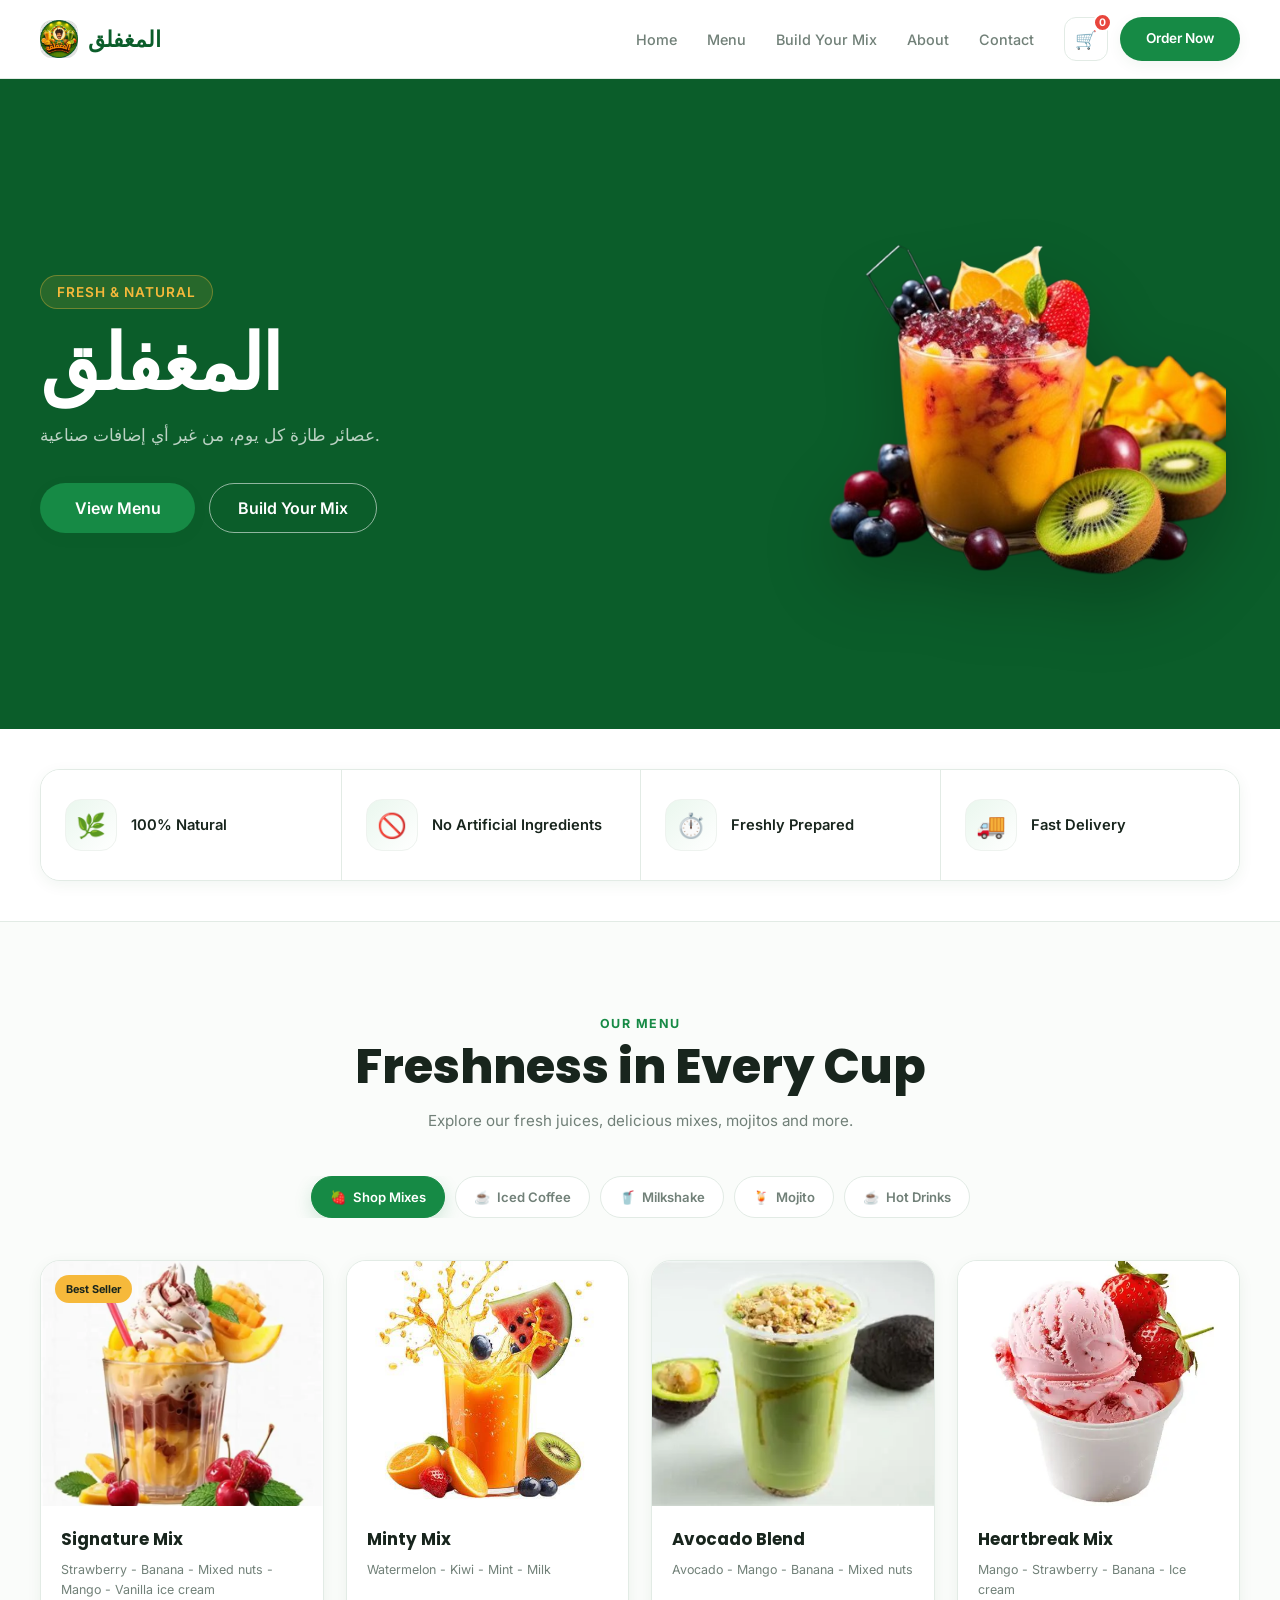
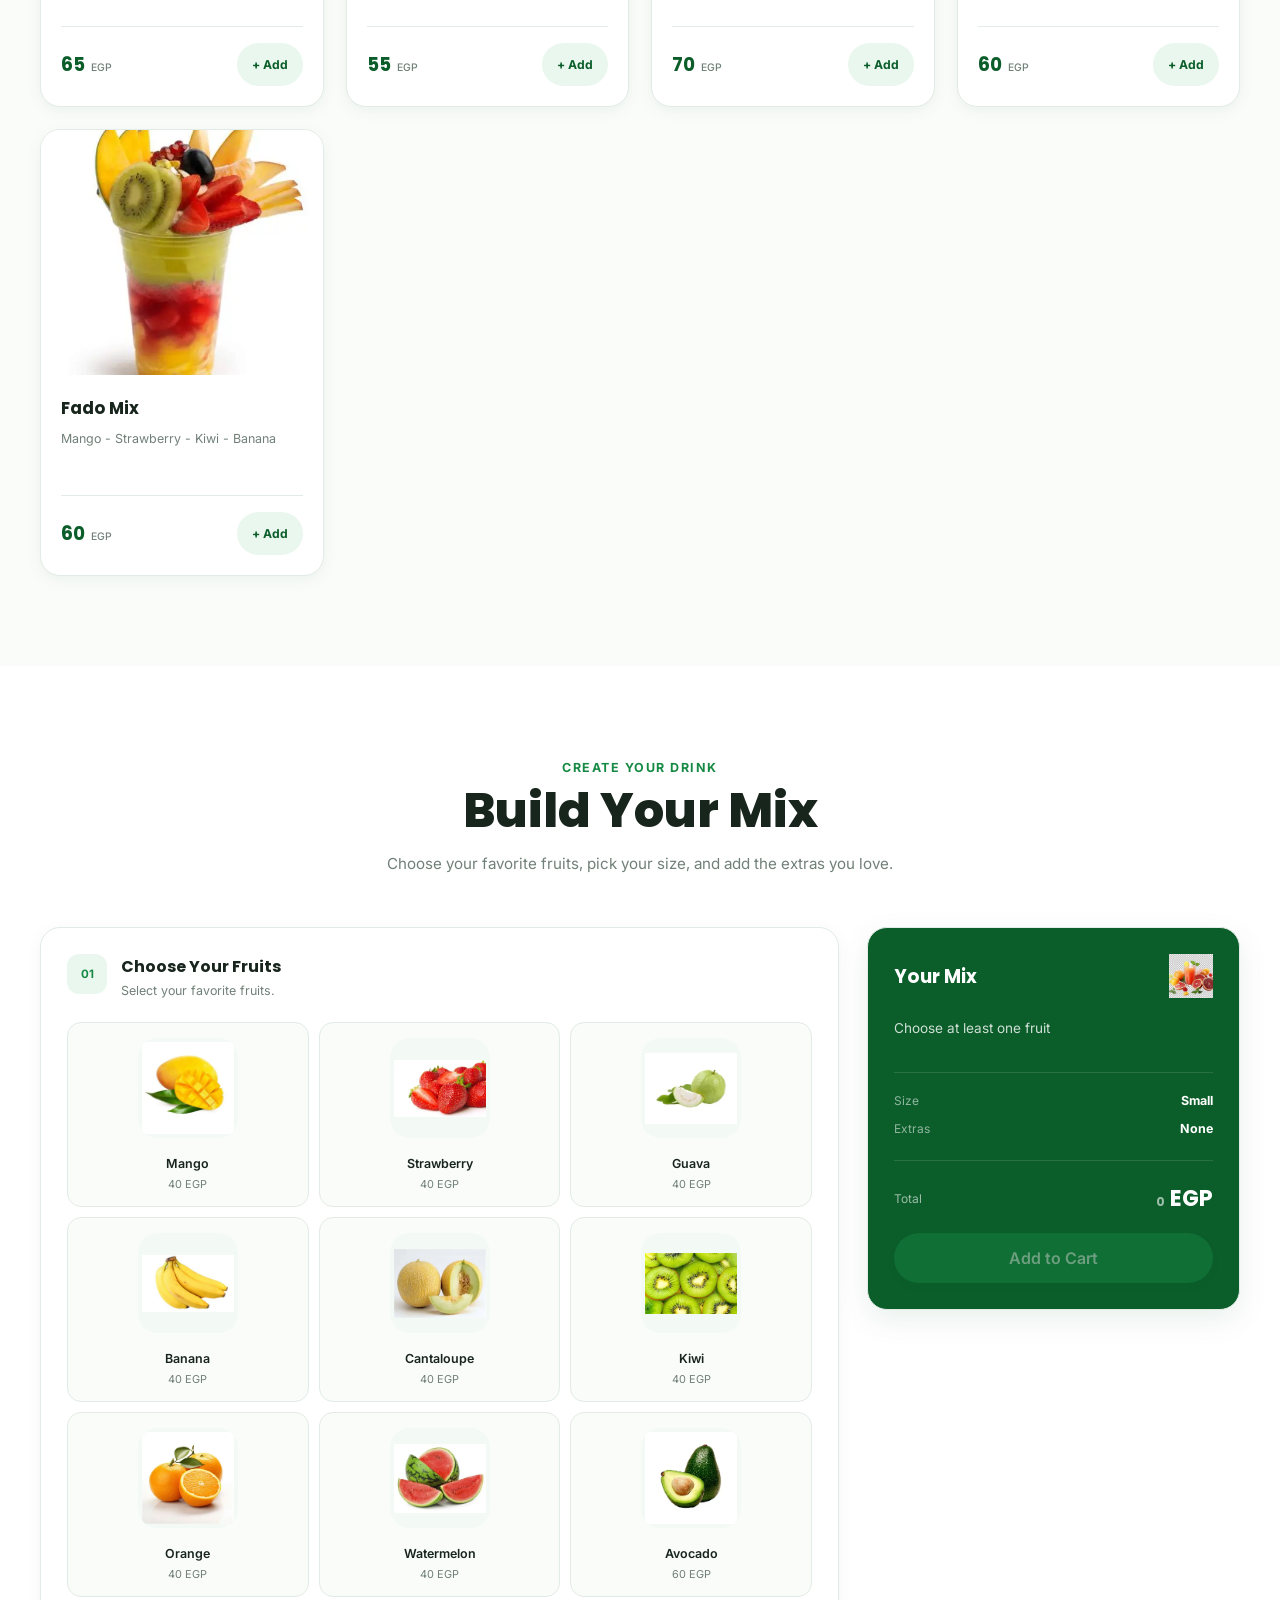
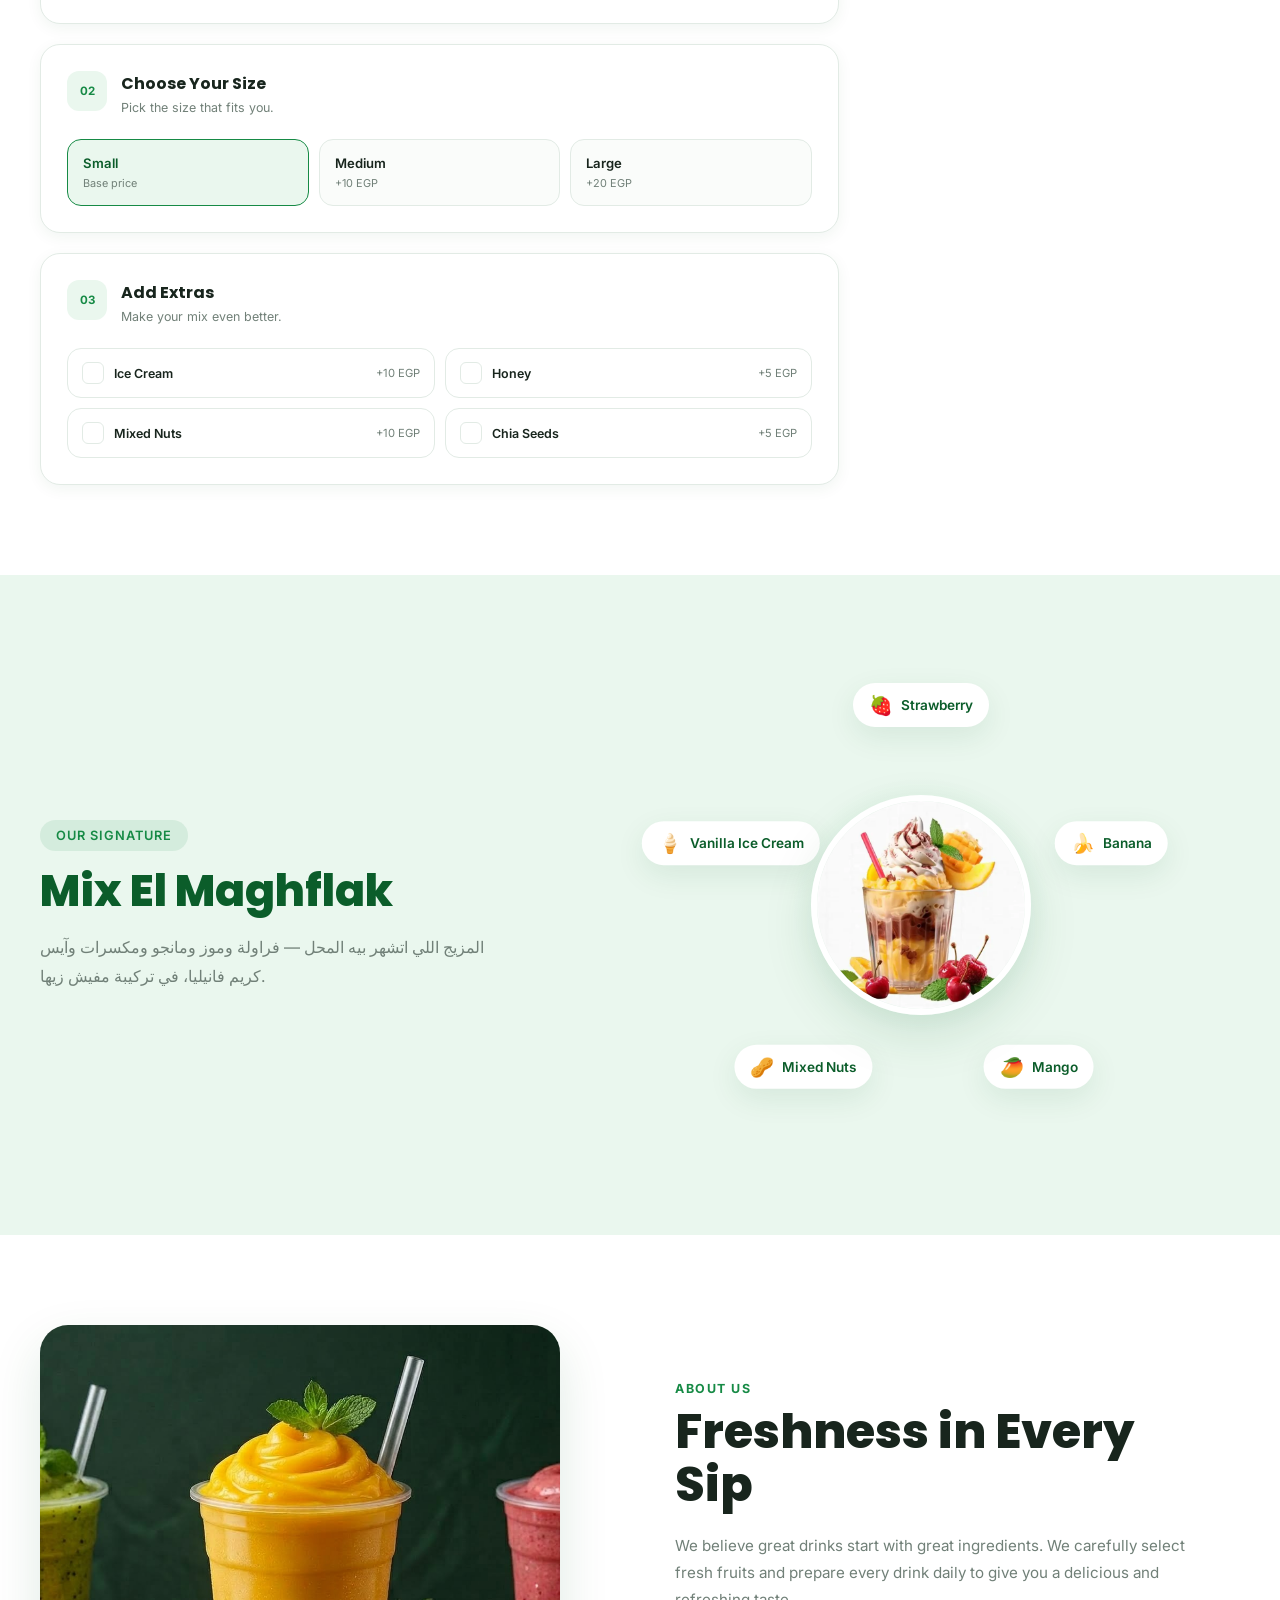
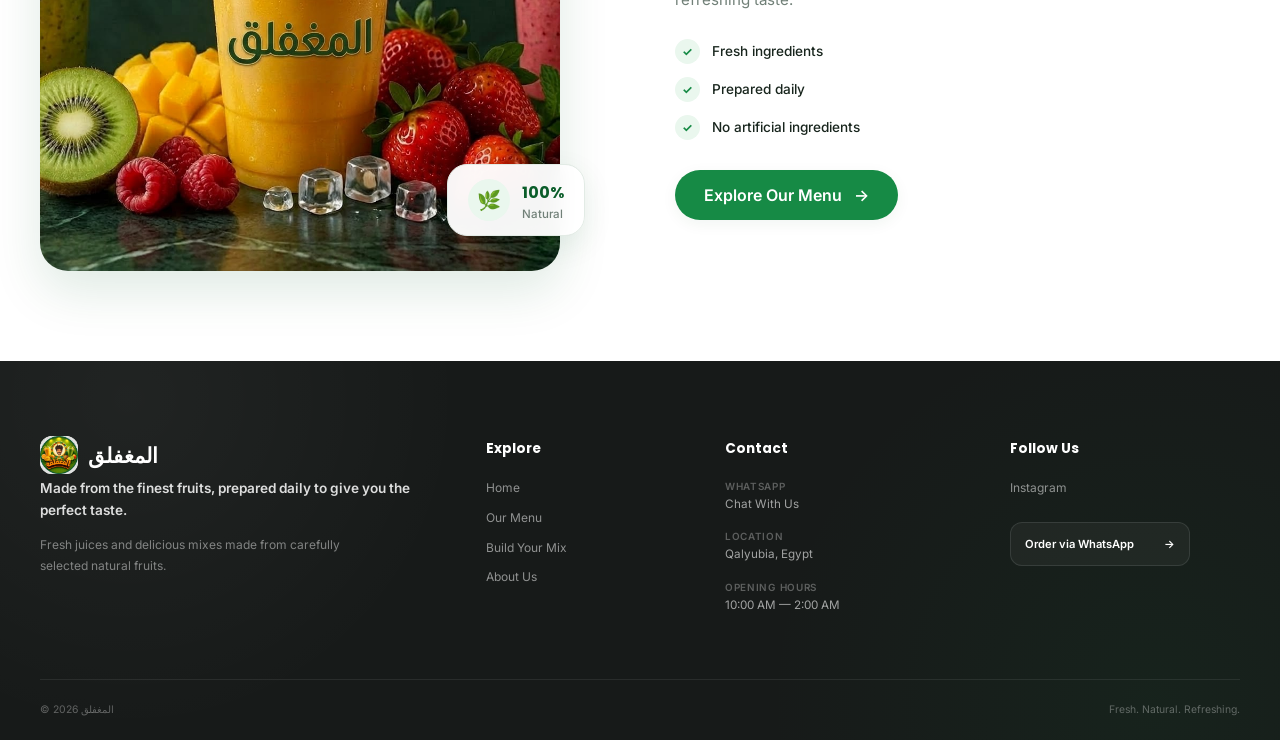
<file: index.html>
<!DOCTYPE html>
<html lang="en">

<head>
    <meta charset="UTF-8" />
    <meta name="viewport" content="width=device-width, initial-scale=1.0" />
    <title>Juice Mix Shop</title>

    <link rel="preconnect" href="https://fonts.googleapis.com">
    <link
        href="https://fonts.googleapis.com/css2?family=Poppins:wght@600;700;800&family=Inter:wght@400;500;600&display=swap"
        rel="stylesheet">

    <link rel="stylesheet" href="variables.css" />
    <link rel="stylesheet" href="style1.css" />
</head>

<body>

    <nav class="navbar" id="navbar"></nav>

    <section class="hero" id="hero"></section>
    <section class="features" id="features"></section>

    <section class="menu" id="menu"></section>


    <section class="mix-builder" id="build-your-mix"></section>
    <section class="signature-mix" id='signature-mix'></section>

    <section class="about" id="about"></section>

    <footer class="footer" id="footer"></footer>
    <!-- Cart Drawer: hidden until we build add-to-cart in the Menu section -->
    <aside class="cart-drawer" id="cartDrawer">
        <div class="cart-drawer__header">
            <h3>Your Order</h3>
            <button id="cartClose" aria-label="Close cart">✕</button>
        </div>
        <div class="cart-drawer__items" id="cartItems">
            <p class="cart-drawer__empty">Your cart is empty.</p>
        </div>
        <div class="cart-drawer__footer">
            <div class="cart-drawer__total">Total: <span id="cartTotal">0</span> EGP</div>
            <a class="cart-checkout" id="cartCheckout" href="#" target="_blank" rel="noopener">
                <span class="cart-checkout__icon">
                    <svg width="20" height="20" viewBox="0 0 24 24" fill="currentColor" aria-hidden="true">
                        <path
                            d="M12.04 2C6.58 2 2.13 6.45 2.13 11.91c0 1.75.46 3.44 1.32 4.94L2 22l5.29-1.39a9.9 9.9 0 0 0 4.75 1.21h.01c5.46 0 9.9-4.45 9.9-9.91C21.95 6.45 17.5 2 12.04 2zm0 18.13a8.2 8.2 0 0 1-4.19-1.15l-.3-.18-3.12.82.84-3.04-.2-.31a8.16 8.16 0 0 1-1.25-4.36c0-4.52 3.68-8.2 8.22-8.2 4.53 0 8.21 3.68 8.21 8.2 0 4.53-3.68 8.22-8.21 8.22zm4.5-6.16c-.25-.12-1.47-.72-1.7-.81-.23-.08-.39-.12-.56.13-.17.25-.64.81-.78.97-.14.17-.29.19-.53.06-.25-.12-1.05-.39-2-1.23-.74-.66-1.24-1.47-1.39-1.72-.14-.25-.02-.38.11-.51.11-.11.25-.29.37-.43.12-.14.16-.25.25-.41.08-.17.04-.31-.02-.43-.06-.12-.56-1.35-.77-1.85-.2-.48-.4-.42-.56-.42h-.48c-.17 0-.43.06-.66.31-.23.25-.86.85-.86 2.07 0 1.22.89 2.4 1.01 2.56.12.17 1.75 2.67 4.23 3.74.59.26 1.13.16 1.55.1.47-.07 1.47-.6 1.68-1.18.21-.58.21-1.08.14-1.18-.06-.1-.23-.16-.48-.28z" />
                    </svg>
                </span>

                <span>
                    Order via WhatsApp
                </span>

                <span class="cart-checkout__arrow">
                    →
                </span>
            </a>
        </div>
    </aside>

    <script src="config.js"></script>
    <script src="main.js"></script>
</body>

</html>
</file>
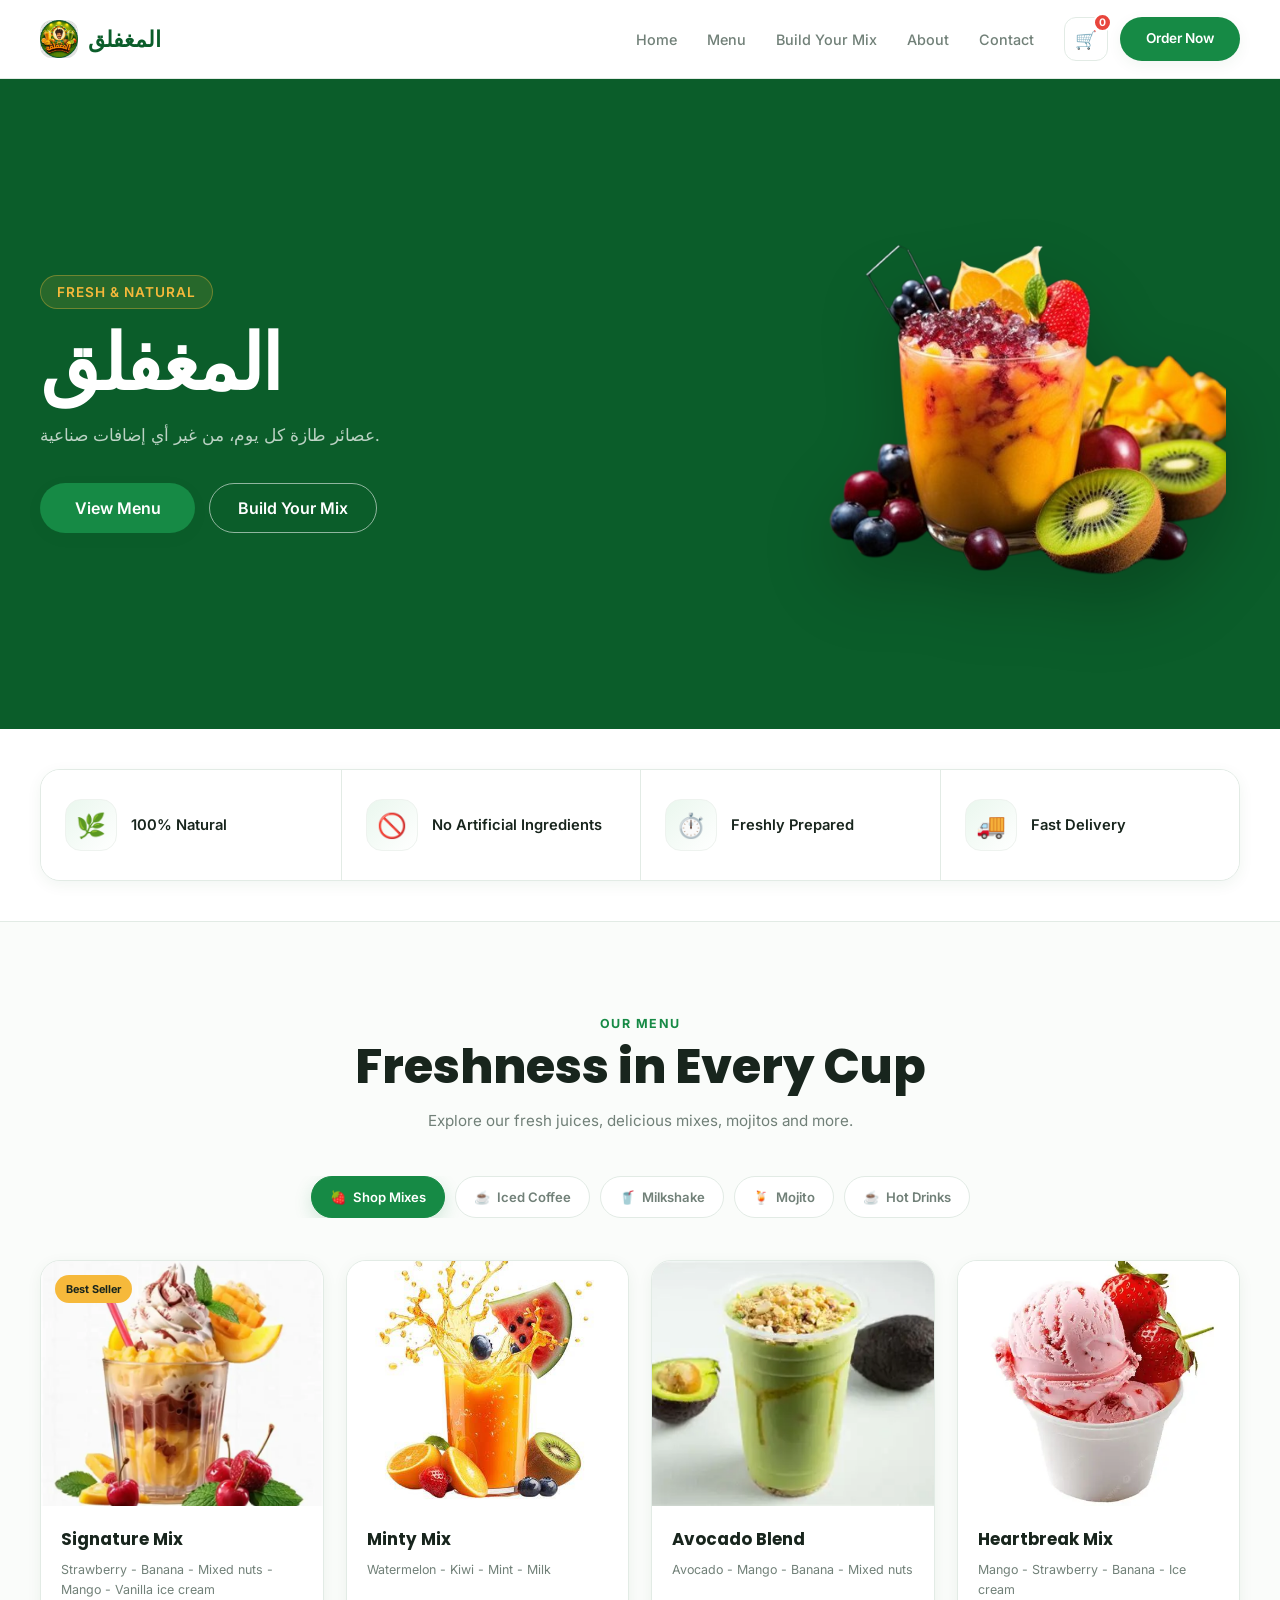
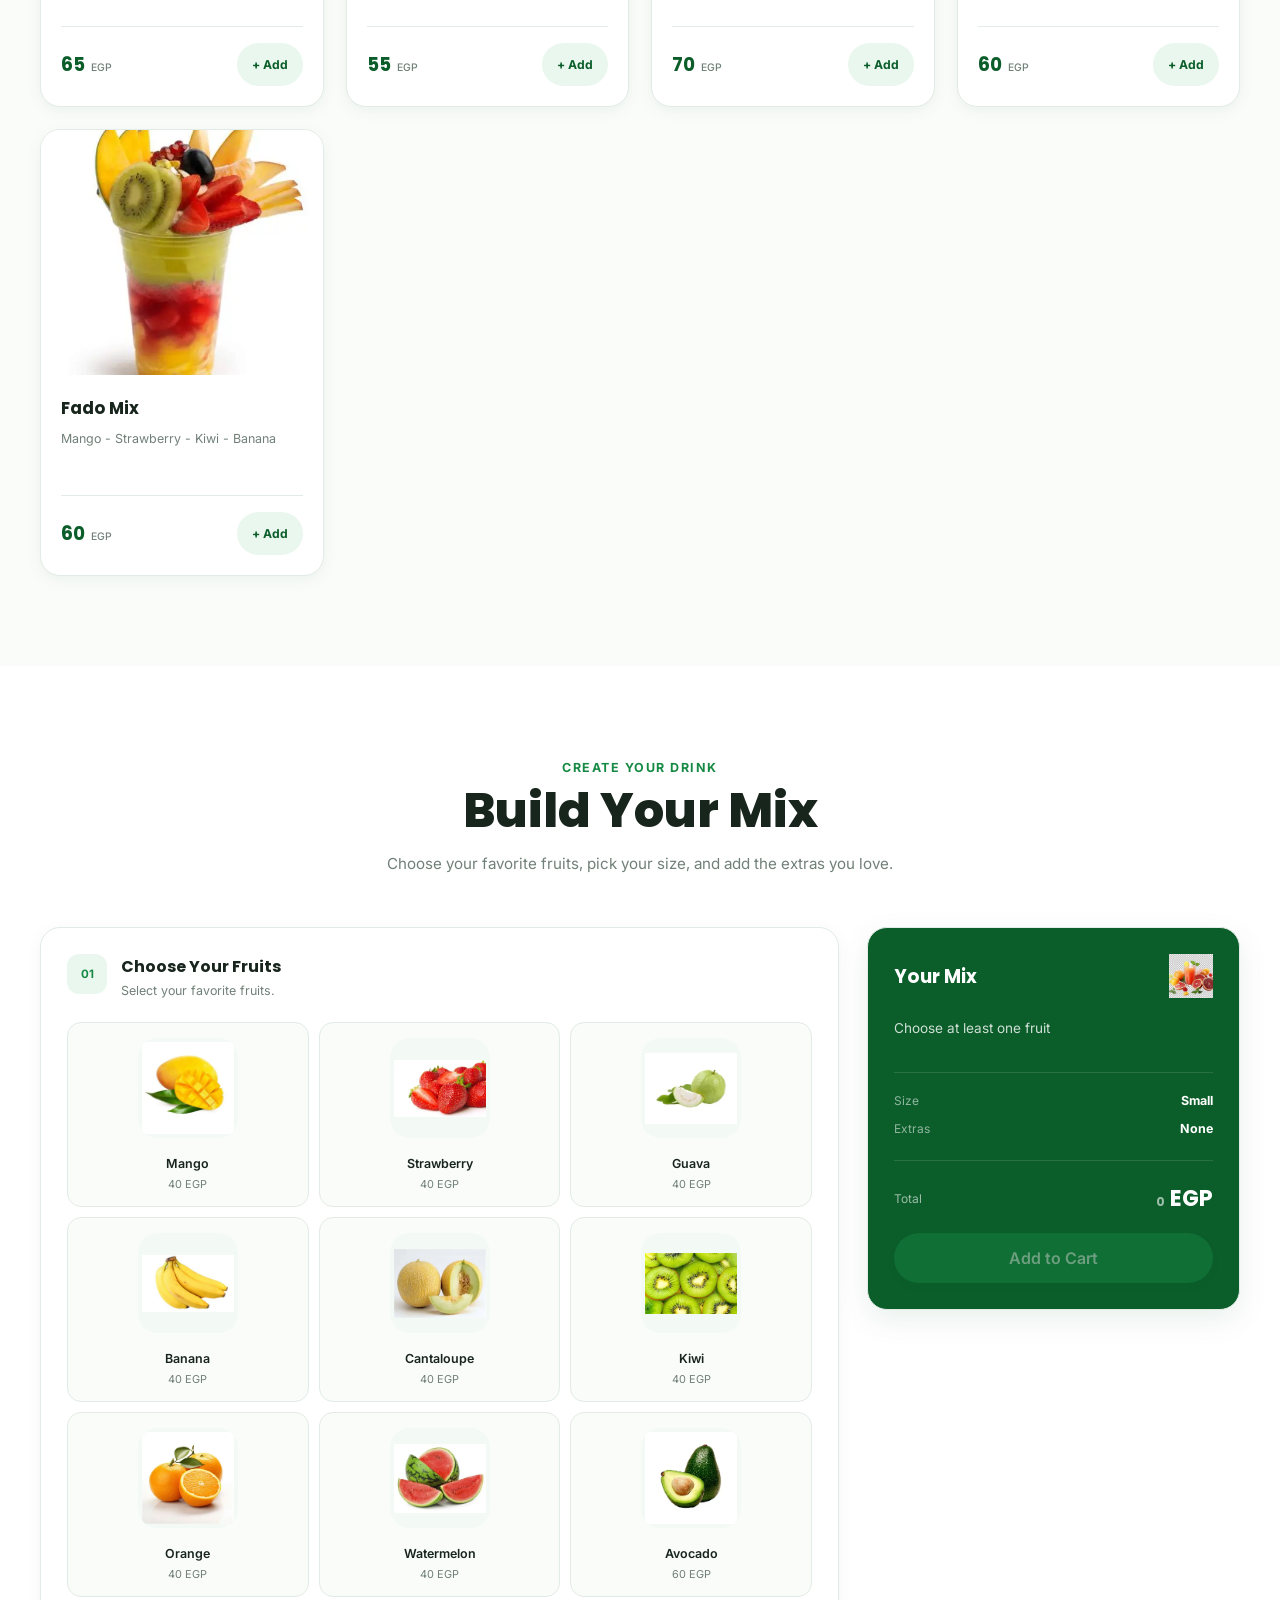
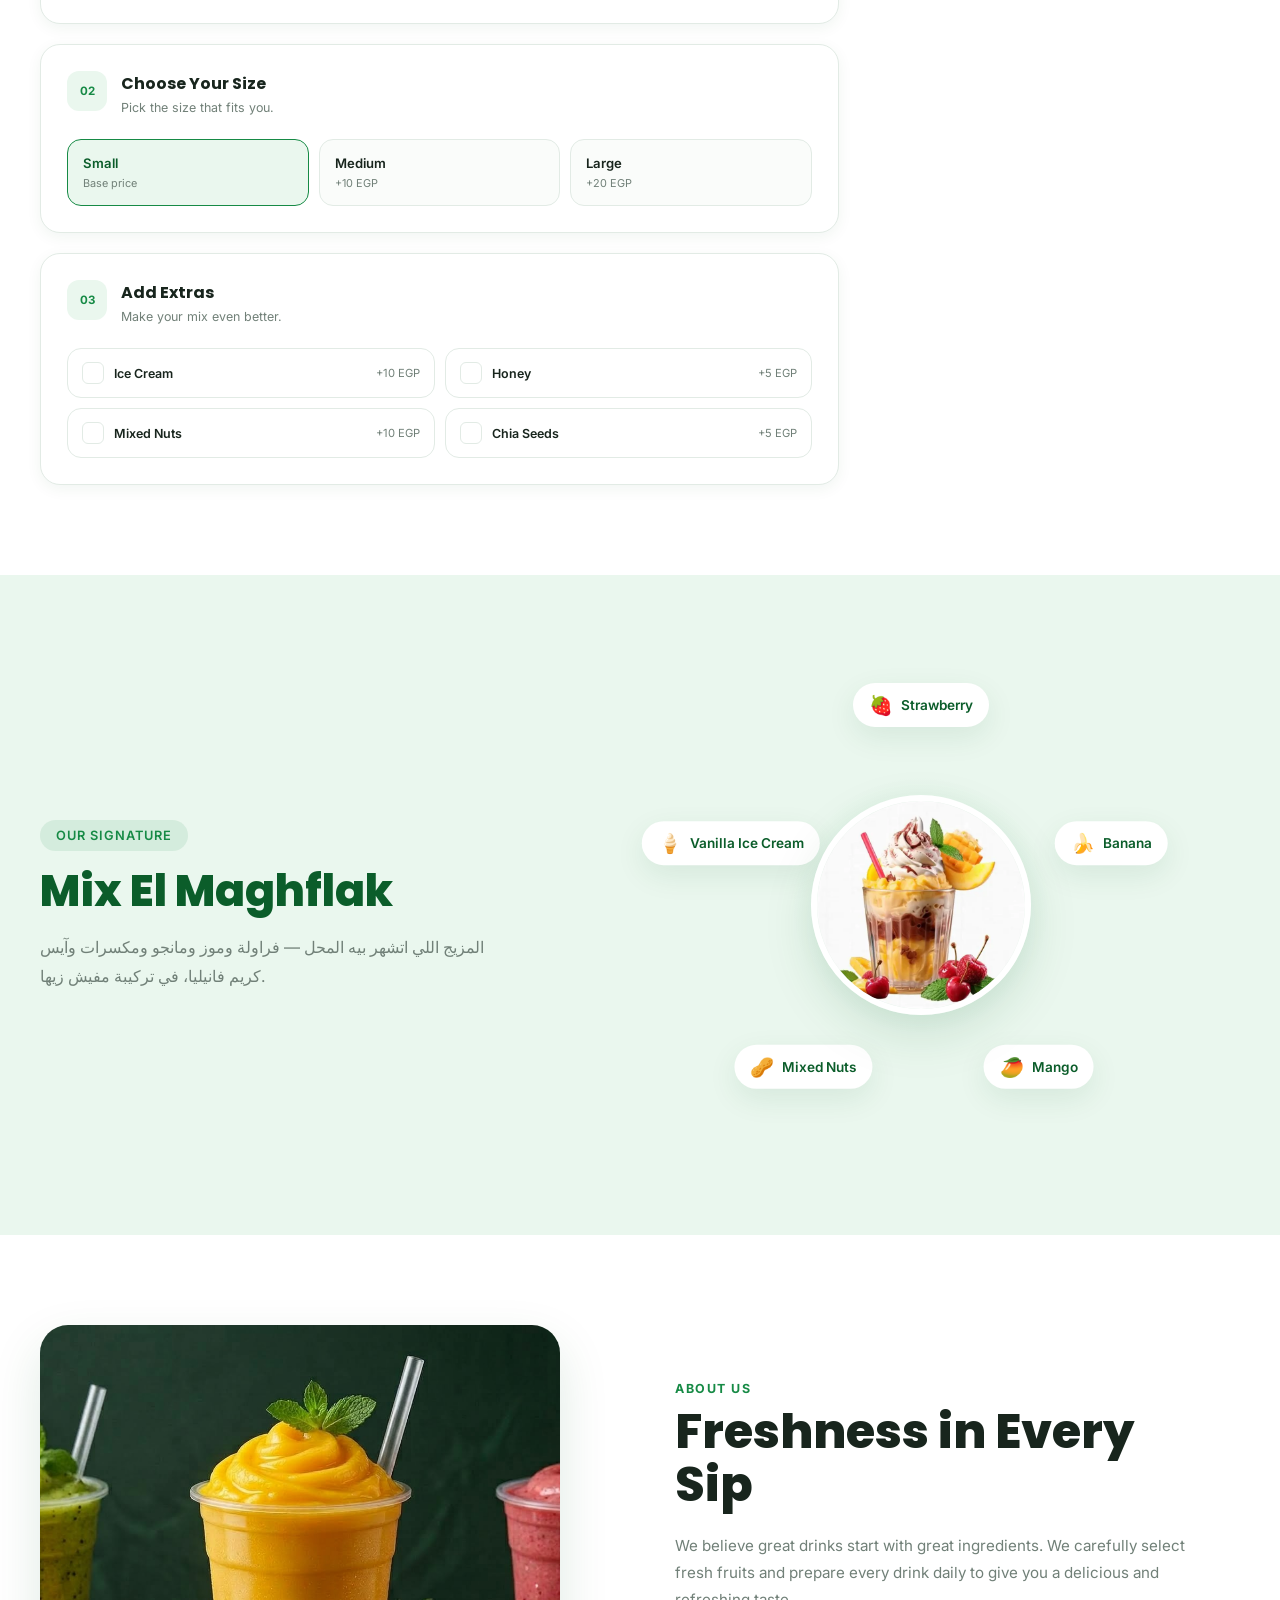
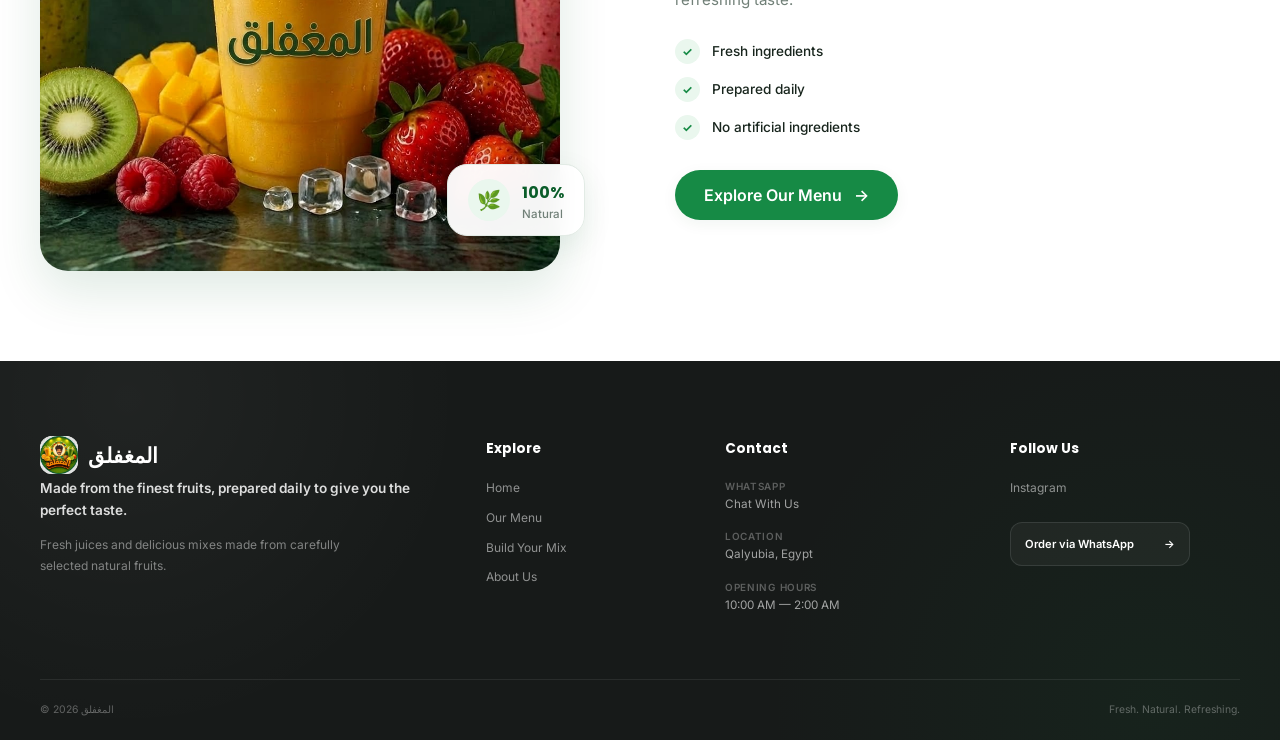
<file: index1.html>
<!DOCTYPE html>
<html lang="en">

<head>
    <meta charset="UTF-8" />
    <meta name="viewport" content="width=device-width, initial-scale=1.0" />
    <title>Juice Mix Shop</title>

    <link rel="preconnect" href="https://fonts.googleapis.com">
    <link
        href="https://fonts.googleapis.com/css2?family=Poppins:wght@600;700;800&family=Inter:wght@400;500;600&display=swap"
        rel="stylesheet">

    <link rel="stylesheet" href="variables.css" />
    <link rel="stylesheet" href="style1.css" />
</head>

<body>

    <nav class="navbar" id="navbar"></nav>

    <section class="hero" id="hero"></section>
    <section class="features" id="features"></section>

    <section class="menu" id="menu"></section>


    <section class="mix-builder" id="build-your-mix"></section>
    <section class="signature-mix" id='signature-mix'></section>

    <section class="about" id="about"></section>

    <footer class="footer" id="footer"></footer>
    <!-- Cart Drawer: hidden until we build add-to-cart in the Menu section -->
    <aside class="cart-drawer" id="cartDrawer">
        <div class="cart-drawer__header">
            <h3>Your Order</h3>
            <button id="cartClose" aria-label="Close cart">✕</button>
        </div>
        <div class="cart-drawer__items" id="cartItems">
            <p class="cart-drawer__empty">Your cart is empty.</p>
        </div>
        <div class="cart-drawer__footer">
            <div class="cart-drawer__total">Total: <span id="cartTotal">0</span> EGP</div>
            <a class="cart-checkout" id="cartCheckout" href="#" target="_blank" rel="noopener">
                <span class="cart-checkout__icon">
                    <svg width="20" height="20" viewBox="0 0 24 24" fill="currentColor" aria-hidden="true">
                        <path
                            d="M12.04 2C6.58 2 2.13 6.45 2.13 11.91c0 1.75.46 3.44 1.32 4.94L2 22l5.29-1.39a9.9 9.9 0 0 0 4.75 1.21h.01c5.46 0 9.9-4.45 9.9-9.91C21.95 6.45 17.5 2 12.04 2zm0 18.13a8.2 8.2 0 0 1-4.19-1.15l-.3-.18-3.12.82.84-3.04-.2-.31a8.16 8.16 0 0 1-1.25-4.36c0-4.52 3.68-8.2 8.22-8.2 4.53 0 8.21 3.68 8.21 8.2 0 4.53-3.68 8.22-8.21 8.22zm4.5-6.16c-.25-.12-1.47-.72-1.7-.81-.23-.08-.39-.12-.56.13-.17.25-.64.81-.78.97-.14.17-.29.19-.53.06-.25-.12-1.05-.39-2-1.23-.74-.66-1.24-1.47-1.39-1.72-.14-.25-.02-.38.11-.51.11-.11.25-.29.37-.43.12-.14.16-.25.25-.41.08-.17.04-.31-.02-.43-.06-.12-.56-1.35-.77-1.85-.2-.48-.4-.42-.56-.42h-.48c-.17 0-.43.06-.66.31-.23.25-.86.85-.86 2.07 0 1.22.89 2.4 1.01 2.56.12.17 1.75 2.67 4.23 3.74.59.26 1.13.16 1.55.1.47-.07 1.47-.6 1.68-1.18.21-.58.21-1.08.14-1.18-.06-.1-.23-.16-.48-.28z" />
                    </svg>
                </span>

                <span>
                    Order via WhatsApp
                </span>

                <span class="cart-checkout__arrow">
                    →
                </span>
            </a>
        </div>
    </aside>

    <script src="config.js"></script>
    <script src="main.js"></script>
</body>

</html>
</file>
<file: variables.css>
/* =========================================================
   AL MAGHFLAK — DESIGN VARIABLES
   Green & White Juice Bar Theme
   ========================================================= */

:root {

    /* =========================
       BRAND COLORS
       ========================= */

    --color-primary: #168A45;
    --color-primary-dark: #0B5D2A;

    /* Light green used for backgrounds */
    --color-green-light: #EAF7EE;
    --color-green-soft: #F3FAF5;

    /* Fruit accents */
    --color-mango: #F6B93B;
    --color-strawberry: #E8453C;


    /* =========================
       BACKGROUNDS
       ========================= */

    --color-bg: #FAFCFA;
    --color-bg-white: #FFFFFF;

    --color-card: #FFFFFF;

    --color-footer: #0B5D2A;


    /* =========================
       TEXT
       ========================= */

    --color-text: #18251D;
    --color-text-dark: #0B5D2A;

    --color-text-muted: #718078;

    --color-text-light: #FFFFFF;


    /* =========================
       BORDERS
       ========================= */

    --color-border: #E2EBE5;

    --color-border-light: #EEF3EF;


    /* =========================
       TYPOGRAPHY
       ========================= */

    --font-heading: "Poppins", sans-serif;
    --font-body: "Inter", sans-serif;


    /* =========================
       FONT SIZES
       ========================= */

    --fs-xs: 0.75rem;
    --fs-sm: 0.875rem;
    --fs-md: 1rem;
    --fs-lg: 1.125rem;

    --fs-xl: 1.5rem;
    --fs-2xl: 2rem;
    --fs-3xl: 2.75rem;
    --fs-4xl: 3.5rem;

    --fs-hero: clamp(3rem, 7vw, 6.5rem);


    /* =========================
       FONT WEIGHTS
       ========================= */

    --fw-regular: 400;
    --fw-medium: 500;
    --fw-semibold: 600;
    --fw-bold: 700;
    --fw-extrabold: 800;


    /* =========================
       SPACING
       ========================= */

    --space-xs: 0.5rem;
    --space-sm: 0.75rem;
    --space-md: 1rem;
    --space-lg: 1.5rem;
    --space-xl: 2rem;
    --space-2xl: 3rem;
    --space-3xl: 4rem;

    --section-padding: 90px;


    /* =========================
       BORDER RADIUS
       ========================= */

    --radius-sm: 8px;
    --radius-md: 14px;
    --radius-lg: 20px;
    --radius-xl: 28px;

    --radius-pill: 999px;


    /* =========================
       SHADOWS
       ========================= */

    --shadow-sm:
        0 4px 15px rgba(11, 93, 42, 0.06);

    --shadow-md:
        0 10px 30px rgba(11, 93, 42, 0.09);

    --shadow-lg:
        0 20px 50px rgba(11, 93, 42, 0.13);


    /* =========================
       TRANSITIONS
       ========================= */

    --transition-fast: 180ms ease;

    --transition-normal:
        300ms cubic-bezier(0.4, 0, 0.2, 1);

    --transition-slow:
        500ms cubic-bezier(0.4, 0, 0.2, 1);


    /* =========================
       CONTAINER
       ========================= */

    --container-width: 1200px;

    --container-padding: 24px;
}


/* =========================================================
   RESPONSIVE VARIABLES
   ========================================================= */

@media (max-width: 768px) {

    :root {
        --section-padding: 65px;
        --container-padding: 16px;
    }

}
</file>
<file: style1.css>
/* =========================================================
   JUICE MIX SHOP
   NAVBAR + HERO
   ========================================================= */


/* =========================================================
   1. RESET
   ========================================================= */

* {
    margin: 0;
    padding: 0;
    box-sizing: border-box;
}

html {
    scroll-behavior: smooth;
}

body {
    font-family: var(--font-body);
    background: var(--color-bg);
    color: var(--color-text);
    overflow-x: hidden;
}

a {
    color: inherit;
    text-decoration: none;
}

button {
    font: inherit;
}

img {
    max-width: 100%;
    display: block;
}


/* =========================================================
   2. CONTAINER
   ========================================================= */

.container {
    width: min(100% - 48px, var(--container-width));
    margin-inline: auto;
}


/*-----------------------------------*\
  #BUTTONS (Base — used everywhere)
\*-----------------------------------*/

.btn {
    display: inline-flex;
    align-items: center;
    justify-content: center;
    gap: 8px;

    padding: 14px 28px;

    border-radius: var(--radius-pill);
    border: 1.5px solid transparent;

    font-family: var(--font-body);
    font-size: var(--fs-md);
    font-weight: var(--fw-semibold);

    text-decoration: none;
    cursor: pointer;
    white-space: nowrap;

    transition: var(--transition-normal);
}

/* ---------- Primary ---------- */

.btn--primary {
    background: var(--color-primary);
    color: var(--color-text-light);
    box-shadow: var(--shadow-sm);
}

.btn--primary:hover {
    background: var(--color-primary-dark);
    transform: translateY(-2px);
    box-shadow: var(--shadow-md);
}

/* ---------- Outline (default, outside hero) ---------- */

.btn--outline {
    background: transparent;
    border-color: var(--color-primary);
    color: var(--color-primary);
}

.btn--outline:hover {
    background: var(--color-primary);
    color: var(--color-text-light);
}


/*-----------------------------------*\
  #NAVBAR
\*-----------------------------------*/

.navbar {
    position: sticky;
    top: 0;
    z-index: 1000;

    width: 100%;

    background: rgba(255, 255, 255, 0.92);
    border-bottom: 1px solid var(--color-border);

    backdrop-filter: blur(14px);
    -webkit-backdrop-filter: blur(14px);

    animation: navbarIn 600ms ease both;
}

.navbar__inner {
    width: min(var(--container-width),
            calc(100% - (var(--container-padding) * 2)));

    min-height: 78px;

    margin-inline: auto;

    display: flex;
    align-items: center;
    justify-content: space-between;

    gap: 30px;
}


/*-----------------------------------*\
  #LOGO
\*-----------------------------------*/

.navbar__logo {
    display: inline-flex;
    align-items: center;

    gap: 10px;

    color: var(--color-primary-dark);

    font-family: var(--font-heading);
    font-size: 1.35rem;
    font-weight: var(--fw-extrabold);

    text-decoration: none;

    white-space: nowrap;
}

.navbar__logo-icon {
    width: 38px;
    height: 38px;

    display: grid;
    place-items: center;

    border-radius: 12px;

    background: var(--color-green-light);

    font-size: 1.2rem;

    transition: transform var(--transition-normal);
}

.navbar__logo:hover .navbar__logo-icon {
    transform: rotate(-8deg) scale(1.05);
}

.navbar__logo-icon img.navbar__logo-img {
    width: 100%;
    height: 100%;
    object-fit: contain;
    border-radius: inherit;
}

/*-----------------------------------*\
  #NAV LINKS
\*-----------------------------------*/

.navbar__links {
    display: flex;
    align-items: center;

    gap: 30px;

    margin-left: auto;
}

.navbar__links a {
    position: relative;

    padding-block: 8px;

    color: var(--color-text-muted);

    font-size: 0.9rem;
    font-weight: var(--fw-medium);

    text-decoration: none;

    transition:
        color var(--transition-fast);
}

.navbar__links a::after {
    content: "";

    position: absolute;

    left: 50%;
    bottom: 0;

    width: 0;
    height: 2px;

    border-radius: var(--radius-pill);

    background: var(--color-primary);

    transform: translateX(-50%);

    transition: width var(--transition-normal);
}

.navbar__links a:hover {
    color: var(--color-primary);
}

.navbar__links a:hover::after {
    width: 100%;
}


/*-----------------------------------*\
  #NAV ACTIONS
\*-----------------------------------*/

.navbar__actions {
    display: flex;
    align-items: center;

    gap: 12px;
}


/*-----------------------------------*\
  #CART BUTTON
\*-----------------------------------*/

.cart-btn {
    position: relative;

    width: 44px;
    height: 44px;

    display: grid;
    place-items: center;

    border: 1px solid var(--color-border);
    border-radius: 12px;

    background: var(--color-bg-white);

    color: var(--color-text);

    font-size: 1.1rem;

    cursor: pointer;

    transition:
        border-color var(--transition-fast),
        background var(--transition-fast),
        color var(--transition-fast),
        transform var(--transition-fast);
}

.cart-btn:hover {
    border-color: var(--color-primary);

    background: var(--color-green-light);

    color: var(--color-primary);

    transform: translateY(-2px);
}

.cart-btn__count {
    position: absolute;

    top: -5px;
    right: -5px;

    min-width: 19px;
    height: 19px;

    display: grid;
    place-items: center;

    padding-inline: 4px;

    border: 2px solid var(--color-bg-white);
    border-radius: 50%;

    background: var(--color-strawberry);

    color: var(--color-text-light);

    font-size: 0.65rem;
    font-weight: var(--fw-bold);
}


/*-----------------------------------*\
  #NAV ORDER BUTTON
\*-----------------------------------*/

.navbar .btn--primary {
    min-height: 44px;
    min-width: 120px;

    display: inline-flex;
    align-items: center;
    justify-content: center;

    padding: 0 20px;

    border-radius: var(--radius-pill);

    background: var(--color-primary);
    color: var(--color-text-light);

    font-size: 0.85rem;
    font-weight: var(--fw-semibold);
    line-height: 1;

    text-decoration: none;

    transition:
        background var(--transition-fast),
        transform var(--transition-fast),
        box-shadow var(--transition-fast);
}

.navbar .btn--primary:hover {
    background: var(--color-primary-dark);
    transform: translateY(-2px);
    box-shadow: var(--shadow-md);
}

/*-----------------------------------*\
  #MOBILE TOGGLE
\*-----------------------------------*/

.navbar__toggle {
    display: none;

    width: 44px;
    height: 44px;

    border: 1px solid var(--color-border);
    border-radius: 12px;

    background: var(--color-bg-white);

    color: var(--color-text);

    cursor: pointer;

    font-size: 1.2rem;
}


/*-----------------------------------*\
  #NAVBAR ANIMATION
\*-----------------------------------*/

@keyframes navbarIn {

    from {
        opacity: 0;
        transform: translateY(-15px);
    }

    to {
        opacity: 1;
        transform: translateY(0);
    }
}

/*-----------------------------------*\
  #NAVBAR RESPONSIVE
\*-----------------------------------*/

@media (max-width: 900px) {

    .navbar__inner {
        min-height: 70px;
    }

    .navbar__links {
        gap: 18px;
    }

    .navbar__links a {
        font-size: 0.82rem;
    }

    .navbar__actions .btn--primary {
        padding-inline: 16px;
    }
}


@media (max-width: 760px) {

    .navbar__inner {
        position: relative;
    }

    .navbar__toggle {
        display: grid;
        place-items: center;
    }

    .navbar__links {
        position: absolute;

        top: calc(100% + 10px);
        left: 0;
        right: 0;

        display: none;
        flex-direction: column;

        gap: 4px;

        padding: 12px;

        border: 1px solid var(--color-border);
        border-radius: var(--radius-lg);

        background: var(--color-bg-white);

        box-shadow: var(--shadow-md);
    }

    .navbar__links.active {
        display: flex;
    }

    .navbar__links a {
        width: 100%;

        padding: 12px 14px;

        border-radius: 10px;
    }

    .navbar__links a:hover {
        background: var(--color-green-light);
    }

    .navbar__links a::after {
        display: none;
    }

    .navbar__actions {
        margin-left: auto;
    }

    .navbar__actions .btn--primary {
        display: none;
    }
}


@media (max-width: 450px) {

    .navbar__logo {
        font-size: 1.1rem;
    }

    .navbar__logo-icon {
        width: 34px;
        height: 34px;
    }

    .navbar__actions {
        gap: 6px;
    }

    .cart-btn,
    .navbar__toggle {
        width: 40px;
        height: 40px;
    }
}

/*-----------------------------------*\
  #HERO
\*-----------------------------------*/

.hero {
    position: relative;
    overflow: hidden;

    color: var(--color-text-light);

    transition: background-color 900ms cubic-bezier(0.4, 0, 0.2, 1);
}

.hero__container {
    position: relative;
    z-index: 2;

    width: min(1200px, calc(100% - 48px));
    min-height: 650px;
    margin-inline: auto;

    display: grid;
    grid-template-columns: 1fr 0.9fr;
    align-items: center;
    gap: 40px;

    padding-block: 70px;
}


/* ---------- Hero Content ---------- */

.hero__content {
    position: relative;
    z-index: 2;

    max-width: 600px;

    animation: heroContentIn 800ms ease both;

    transition:
        opacity 500ms cubic-bezier(0.4, 0, 0.2, 1),
        transform 500ms cubic-bezier(0.4, 0, 0.2, 1);
}

.hero__content.is-fading {
    opacity: 0;
    transform: translateY(14px);
}

.hero__slogan {
    display: inline-block;

    margin-bottom: 18px;
    padding: 8px 16px;

    border: 1px solid rgba(246, 185, 59, 0.35);
    border-radius: var(--radius-pill);

    background: rgba(246, 185, 59, 0.12);

    color: var(--color-mango);

    font-size: 0.85rem;
    font-weight: var(--fw-semibold);
    letter-spacing: 1px;
    text-transform: uppercase;

    transition: background 400ms ease, border-color 400ms ease;
}

.hero__title {
    margin: 0 0 20px;

    color: var(--color-text-light);

    font-family: var(--font-heading);
    font-size: clamp(3rem, 6vw, 5.8rem);
    font-weight: var(--fw-extrabold);
    line-height: 0.95;
    letter-spacing: -2px;
}

.hero__description {
    max-width: 540px;

    margin: 0 0 32px;

    color: rgba(255, 255, 255, 0.72);

    font-size: 1.05rem;
    font-weight: var(--fw-regular);
    line-height: 1.8;
}


/* ---------- Hero Buttons ---------- */

.hero__actions {
    display: flex;
    align-items: center;
    gap: 14px;

    animation: heroButtonsIn 900ms 200ms ease both;
}

.hero__btn {
    min-width: 155px;
    justify-content: center;
}

.hero .btn--outline {
    border: 1.5px solid rgba(255, 255, 255, 0.55);
    color: var(--color-text-light);
    background: transparent;

    transition:
        background 300ms ease,
        color 300ms ease,
        border-color 300ms ease;
}

.hero .btn--outline:hover {
    background: rgba(255, 255, 255, 0.95);
    color: var(--color-primary-dark);
    border-color: rgba(255, 255, 255, 0.95);
}


/* ---------- Hero Image ---------- */

.hero__image {
    position: relative;
    z-index: 2;

    display: flex;
    align-items: center;
    justify-content: center;

    min-height: 500px;

    animation: heroImageIn 1000ms 150ms ease both;
}

.hero__photo {
    position: relative;
    z-index: 1;

    width: min(100%, 520px);
    max-height: 570px;

    object-fit: contain;

    filter: drop-shadow(0 30px 35px rgba(0, 0, 0, 0.22));

    animation: heroFloat 5s ease-in-out infinite;

    transition: opacity 450ms cubic-bezier(0.4, 0, 0.2, 1);
}

.hero__photo.is-fading {
    opacity: 0;
}


/* ---------- Bottom Divider ---------- */

.svg-divider {
    position: absolute;
    bottom: 0;
    left: 0;

    width: 100%;

    overflow: hidden;
    line-height: 0;

    z-index: 3;

    pointer-events: none;
}

.svg-divider svg {
    position: relative;
    display: block;

    width: calc(100% + 1.3px);
    height: 80px;
}


/*-----------------------------------*\
  #HERO ANIMATIONS
\*-----------------------------------*/

@keyframes heroContentIn {

    from {
        opacity: 0;
        transform: translateX(-40px);
    }

    to {
        opacity: 1;
        transform: translateX(0);
    }
}

@keyframes heroButtonsIn {

    from {
        opacity: 0;
        transform: translateY(20px);
    }

    to {
        opacity: 1;
        transform: translateY(0);
    }
}

@keyframes heroImageIn {

    from {
        opacity: 0;
        transform: translateX(40px) scale(0.95);
    }

    to {
        opacity: 1;
        transform: translateX(0) scale(1);
    }
}

@keyframes heroFloat {

    0%,
    100% {
        transform: translateY(0);
    }

    50% {
        transform: translateY(-12px);
    }
}



.hero {
    transition: background 700ms ease;
}

.hero__content--fade {
    opacity: 0;
    transform: translateY(8px);
    transition: opacity 350ms ease, transform 350ms ease;
}

.hero__image--fade {
    opacity: 0;
    transition: opacity 350ms ease;
}



/* ---------- Buttons on dark hero bg ---------- */

.hero .btn--outline {
    border: 1.5px solid rgba(255, 255, 255, 0.55);
    color: var(--color-text-light);
    background: transparent;
}

.hero .btn--outline:hover {
    background: rgba(255, 255, 255, 0.95);
    color: var(--color-primary-dark);
    border-color: rgba(255, 255, 255, 0.95);
}

/*-----------------------------------*\
  #FEATURES
\*-----------------------------------*/

.features {
    position: relative;

    padding-block: 40px;

    background: var(--color-bg-white);

    border-bottom: 1px solid var(--color-border);

    z-index: 3;
}

.features__grid {
    display: grid;
    grid-template-columns: repeat(4, 1fr);

    border: 1px solid var(--color-border);
    border-radius: var(--radius-lg);

    overflow: hidden;

    background: var(--color-bg-white);

    box-shadow: var(--shadow-sm);
}

.feature-card {
    position: relative;

    display: flex;
    align-items: center;
    gap: 14px;

    min-height: 110px;

    padding: 22px 24px;

    background: var(--color-bg-white);

    overflow: hidden;

    transition:
        background var(--transition-normal),
        transform var(--transition-normal);
}

.feature-card::before {
    content: "";

    position: absolute;
    inset: 0 auto 0 0;

    width: 3px;

    background: linear-gradient(180deg, var(--color-primary), var(--color-mango));

    transform: scaleY(0);
    transform-origin: bottom;

    transition: transform var(--transition-normal);
}

.feature-card+.feature-card {
    border-left: 1px solid var(--color-border);
}

.feature-card:hover {
    background: var(--color-green-soft);
    transform: translateY(-3px);
}

.feature-card:hover::before {
    transform: scaleY(1);
    transform-origin: top;
}

.feature-card__icon {
    flex-shrink: 0;

    width: 52px;
    height: 52px;

    display: grid;
    place-items: center;

    border-radius: 16px;

    background: linear-gradient(135deg, var(--color-green-light), var(--color-bg-white));
    border: 1px solid var(--color-border-light);

    font-size: 1.5rem;

    transition: transform var(--transition-normal), box-shadow var(--transition-normal);
}

.feature-card:hover .feature-card__icon {
    transform: scale(1.1) rotate(-6deg);
    box-shadow: var(--shadow-sm);
}

.feature-card__content h3 {
    margin: 0;

    color: var(--color-text);

    font-size: 0.92rem;
    font-weight: var(--fw-semibold);
    line-height: 1.4;
}

/*-----------------------------------*\
  #HERO RESPONSIVE
\*-----------------------------------*/

@media (max-width: 900px) {

    .hero__container {
        grid-template-columns: 1fr;

        min-height: auto;

        padding-block: 70px 50px;

        text-align: center;
    }

    .hero__content {
        max-width: 700px;
        margin-inline: auto;
    }

    .hero__description {
        margin-inline: auto;
    }

    .hero__actions {
        justify-content: center;
    }

    .hero__image {
        min-height: 380px;
    }

    .hero__photo {
        width: min(100%, 430px);
    }

    .hero__image::before {
        width: 340px;
        height: 340px;
    }

    .features__grid {
        grid-template-columns: repeat(2, 1fr);
    }

    .feature-card:nth-child(3) {
        border-top: 1px solid var(--color-border);
    }

    .feature-card:nth-child(4) {
        border-top: 1px solid var(--color-border);
    }

    .feature-card:nth-child(3) {
        border-left: none;
    }
}


@media (max-width: 575px) {

    .hero__container {
        width: min(100% - 32px, 500px);

        padding-block: 55px 35px;
    }

    .hero__slogan {
        font-size: 0.72rem;

        padding: 7px 12px;
    }

    .hero__title {
        margin-bottom: 18px;

        font-size: clamp(2.8rem, 14vw, 4rem);

        letter-spacing: -1.5px;
    }

    .hero__description {
        font-size: 0.92rem;
        line-height: 1.7;
    }

    .hero__actions {
        flex-direction: column;

        width: 100%;
    }

    .hero__btn {
        width: 100%;
    }

    .hero__image {
        min-height: 300px;
    }

    .hero__photo {
        width: min(100%, 340px);
    }

    .hero__image::before {
        width: 270px;
        height: 270px;
    }


    /* Features */

    .features {
        padding-block: 16px;
    }

    .features__grid {
        grid-template-columns: 1fr;

        border-radius: var(--radius-md);
    }

    .feature-card {
        min-height: 80px;

        padding: 16px 18px;
    }

    .feature-card+.feature-card {
        border-left: none;
        border-top: 1px solid var(--color-border);
    }

    .feature-card:nth-child(3) {
        border-top: 1px solid var(--color-border);
    }
}


/*-----------------------------------*\
  #MENU
\*-----------------------------------*/

.menu {
    padding-block: var(--section-padding);

    background: var(--color-bg);
}


/* ---------- Section Header ---------- */

.section-header {
    max-width: 650px;

    margin-inline: auto;
    margin-bottom: 42px;

    text-align: center;
}

.section-eyebrow {
    display: inline-block;

    margin-bottom: 10px;

    color: var(--color-primary);

    font-size: 0.78rem;
    font-weight: var(--fw-bold);

    letter-spacing: 1.5px;
    text-transform: uppercase;
}

.section-title {
    margin: 0 0 14px;

    color: var(--color-text);

    font-family: var(--font-heading);
    font-size: clamp(2rem, 4vw, 3rem);
    font-weight: var(--fw-extrabold);

    line-height: 1.1;
}

.section-description {
    max-width: 520px;

    margin-inline: auto;

    color: var(--color-text-muted);

    font-size: 0.95rem;
    line-height: 1.7;
}


/* ---------- Menu Filters ---------- */

.menu-filters {
    display: flex;
    align-items: center;
    justify-content: center;

    gap: 10px;

    margin-bottom: 42px;

    overflow-x: auto;

    scrollbar-width: none;
}

.menu-filters::-webkit-scrollbar {
    display: none;
}

.menu-filter {
    flex-shrink: 0;

    display: inline-flex;
    align-items: center;
    justify-content: center;

    gap: 7px;

    min-height: 42px;

    padding: 0 18px;

    border: 1px solid var(--color-border);
    border-radius: var(--radius-pill);

    background: var(--color-bg-white);

    color: var(--color-text-muted);

    font-family: var(--font-body);
    font-size: 0.82rem;
    font-weight: var(--fw-semibold);

    cursor: pointer;

    transition:
        background var(--transition-fast),
        color var(--transition-fast),
        border-color var(--transition-fast),
        transform var(--transition-fast);
}

.menu-filter:hover {
    border-color: var(--color-primary);

    background: var(--color-green-soft);

    color: var(--color-primary);

    transform: none;
}

.menu-filter.active {
    border-color: var(--color-primary);

    background: var(--color-primary);

    color: var(--color-text-light);

    box-shadow: 0 6px 18px rgba(22, 138, 69, 0.18);
}


/* ---------- Product Grid ---------- */

.menu-grid {
    display: grid;

    grid-template-columns:
        repeat(4, minmax(0, 1fr));

    gap: 22px;
}


/* ---------- Product Card ---------- */

.product-card {
    overflow: hidden;

    border: 1px solid var(--color-border);
    border-radius: var(--radius-lg);

    background: var(--color-card);

    box-shadow: var(--shadow-sm);

    transition:
        transform var(--transition-normal),
        box-shadow var(--transition-normal),
        border-color var(--transition-normal);
}

.product-card:hover {
    transform: translateY(-7px);

    border-color: #d5e6da;

    box-shadow: var(--shadow-md);
}


/* ---------- Product Image ---------- */

.product-card__image {
    position: relative;

    height: 245px;

    overflow: hidden;

    background: var(--color-green-soft);
}

.product-card__image img {
    width: 100%;
    height: 100%;

    display: block;

    object-fit: cover;

    transition:
        transform var(--transition-slow);
}

.product-card:hover .product-card__image img {
    transform: scale(1.06);
}

.product-card__emoji {
    width: 100%;
    height: 100%;

    align-items: center;
    justify-content: center;

    font-size: 5rem;
}


/* ---------- Badge ---------- */

.product-card__badge {
    position: absolute;

    top: 14px;
    left: 14px;

    z-index: 2;

    padding: 7px 11px;

    border-radius: var(--radius-pill);

    background: var(--color-mango);

    color: #18251D;

    font-size: 0.68rem;
    font-weight: var(--fw-bold);
}


/* ---------- Product Body ---------- */

.product-card__body {
    padding: 20px;
}

.product-card__name {
    margin: 0 0 8px;

    color: var(--color-text);

    font-family: var(--font-heading);
    font-size: 1.05rem;
    font-weight: var(--fw-bold);
}

.product-card__desc {
    min-height: 48px;

    margin: 0 0 18px;

    color: var(--color-text-muted);

    font-size: 0.78rem;
    line-height: 1.6;
}


/* ---------- Product Footer ---------- */

.product-card__footer {
    display: flex;
    align-items: center;
    justify-content: space-between;

    gap: 12px;

    padding-top: 16px;

    border-top: 1px solid var(--color-border);
}

.product-card__price {
    color: var(--color-primary-dark);

    font-family: var(--font-heading);
    font-size: 1.15rem;
    font-weight: var(--fw-bold);
}

.product-card__price small {
    margin-left: 2px;

    color: var(--color-text-muted);

    font-family: var(--font-body);
    font-size: 0.65rem;
    font-weight: var(--fw-medium);
}


/* ---------- Add Button ---------- */

.product-card__add {
    min-height: 38px;

    padding-inline: 15px;

    border: 0;
    border-radius: var(--radius-pill);

    background: var(--color-green-light);

    color: var(--color-primary-dark);

    font-size: 0.76rem;
    font-weight: var(--fw-bold);

    cursor: pointer;

    transition:
        background var(--transition-fast),
        color var(--transition-fast),
        transform var(--transition-fast);
}

.product-card__add:hover {
    background: var(--color-primary);

    color: var(--color-text-light);

    transform: translateY(-2px);
}


/* ---------- Empty State ---------- */

.menu-empty {
    grid-column: 1 / -1;

    padding: 60px 20px;

    text-align: center;
}

.menu-empty span {
    display: block;

    margin-bottom: 12px;

    font-size: 3rem;
}

.menu-empty h3 {
    margin: 0 0 6px;

    color: var(--color-text);
}

.menu-empty p {
    margin: 0;

    color: var(--color-text-muted);
}


@media (max-width: 1100px) {

    .menu-grid {
        grid-template-columns:
            repeat(3, minmax(0, 1fr));
    }
}


@media (max-width: 800px) {

    .menu-grid {
        grid-template-columns:
            repeat(2, minmax(0, 1fr));

        gap: 16px;
    }

    .product-card__image {
        height: 220px;
    }
}


@media (max-width: 575px) {

    .menu {
        padding-block: 65px;
    }

    .section-header {
        margin-bottom: 30px;
    }

    .section-title {
        font-size: 2rem;
    }

    .section-description {
        font-size: 0.88rem;
    }

    .menu-filters {
        justify-content: flex-start;

        margin-bottom: 30px;

        padding-bottom: 5px;
    }

    .menu-filter {
        min-height: 38px;

        padding-inline: 14px;

        font-size: 0.76rem;
    }

    .menu-grid {
        grid-template-columns: 1fr;

        gap: 18px;
    }

    .product-card {
        display: grid;
        grid-template-columns: 135px 1fr;
    }

    .product-card__image {
        height: 100%;
        min-height: 180px;
    }

    .product-card__body {
        padding: 16px;
    }

    .product-card__desc {
        min-height: auto;
    }
}


/*-----------------------------------*\
  #BUILD YOUR MIX
\*-----------------------------------*/

.mix-builder {
    padding-block: var(--section-padding);

    background: var(--color-bg-white);
}

.mix-builder__header {
    margin-bottom: 50px;
}

.mix-builder__inner {
    display: grid;

    grid-template-columns:
        minmax(0, 1.5fr) minmax(300px, 0.7fr);

    gap: 28px;

    align-items: start;
}


/* ---------- Steps ---------- */

.mix-builder__steps {
    display: flex;
    flex-direction: column;

    gap: 20px;
}

.mix-step {
    padding: 26px;

    border: 1px solid var(--color-border);
    border-radius: var(--radius-lg);

    background: var(--color-bg-white);

    box-shadow: var(--shadow-sm);
}

.mix-step__header {
    display: flex;
    align-items: flex-start;

    gap: 14px;

    margin-bottom: 24px;
}

.mix-step__number {
    flex-shrink: 0;

    width: 40px;
    height: 40px;

    display: grid;
    place-items: center;

    border-radius: 12px;

    background: var(--color-green-light);

    color: var(--color-primary);

    font-size: 0.72rem;
    font-weight: var(--fw-bold);
}

.mix-step__header h3 {
    margin: 0 0 4px;

    color: var(--color-text);

    font-family: var(--font-heading);
    font-size: 1rem;
    font-weight: var(--fw-bold);
}

.mix-step__header p {
    margin: 0;

    color: var(--color-text-muted);

    font-size: 0.78rem;
}


/* ---------- Fruits ---------- */

.mix-fruits-grid {
    display: grid;

    grid-template-columns:
        repeat(3, minmax(0, 1fr));

    gap: 10px;
}

.mix-fruit {
    position: relative;

    display: flex;
    flex-direction: column;
    align-items: center;

    gap: 6px;

    padding: 15px 10px;

    border: 1px solid var(--color-border);
    border-radius: var(--radius-md);

    background: var(--color-bg);

    cursor: pointer;

    transition:
        border-color var(--transition-fast),
        background var(--transition-fast),
        transform var(--transition-fast),
        box-shadow var(--transition-fast);
}

.mix-fruit:hover {
    border-color: var(--color-primary);

    background: var(--color-green-soft);

    transform: translateY(-2px);
}

.mix-fruit.selected {
    border-color: var(--color-primary);

    background: var(--color-green-light);

    box-shadow:
        0 0 0 2px rgba(22, 138, 69, 0.1);
}

/* ============================================
   MIX FRUIT IMAGE
============================================ */

.mix-fruit__image {
    width: 100px;
    height: 100px;

    display: flex;
    align-items: center;
    justify-content: center;

    margin-bottom: 12px;

    border-radius: 20px;

    background: var(--color-green-soft);

    overflow: hidden;

    transition:
        transform var(--transition-normal),
        background var(--transition-normal);
}

.mix-fruit__image img {
    width: 100%;
    height: 100%;

    display: block;

    object-fit: contain;

    padding: 4px;

    box-sizing: border-box;

    transition:
        transform var(--transition-normal);
}


/* Hover */

.mix-fruit:hover .mix-fruit__image {
    background: var(--color-green-light);

    transform: translateY(-3px);
}

.mix-fruit:hover .mix-fruit__image img {
    transform: scale(1.06);
}


/* Selected */

.mix-fruit.selected .mix-fruit__image {
    background: var(--color-green-light);

    transform: translateY(-2px);
}

.mix-fruit.selected .mix-fruit__image img {
    transform: scale(1.06);
}

.mix-fruit__name {
    color: var(--color-text);

    font-size: 0.78rem;
    font-weight: var(--fw-semibold);
}

.mix-fruit__price {
    color: var(--color-text-muted);

    font-size: 0.68rem;
}


/* ---------- Sizes ---------- */

.mix-sizes {
    display: grid;

    grid-template-columns:
        repeat(3, 1fr);

    gap: 10px;
}

.mix-size {
    display: flex;
    flex-direction: column;

    gap: 5px;

    padding: 15px;

    border: 1px solid var(--color-border);
    border-radius: var(--radius-md);

    background: var(--color-bg);

    color: var(--color-text);

    cursor: pointer;

    transition:
        border-color var(--transition-fast),
        background var(--transition-fast);
}

.mix-size span {
    font-weight: var(--fw-semibold);
    font-size: 0.82rem;
}

.mix-size small {
    color: var(--color-text-muted);

    font-size: 0.68rem;
}

.mix-size:hover,
.mix-size.active {
    border-color: var(--color-primary);

    background: var(--color-green-light);
}

.mix-size.active span {
    color: var(--color-primary-dark);
}


/* ---------- Addons ---------- */

.mix-addons {
    display: grid;

    grid-template-columns:
        repeat(2, 1fr);

    gap: 10px;
}

.mix-addon {
    display: flex;
    align-items: center;

    gap: 10px;

    padding: 13px 14px;

    border: 1px solid var(--color-border);
    border-radius: var(--radius-md);

    cursor: pointer;

    transition:
        border-color var(--transition-fast),
        background var(--transition-fast);
}

.mix-addon:hover {
    border-color: var(--color-primary);

    background: var(--color-green-soft);
}

.mix-addon input {
    display: none;
}

.mix-addon__check {
    width: 22px;
    height: 22px;

    flex-shrink: 0;

    display: grid;
    place-items: center;

    border: 1px solid var(--color-border);
    border-radius: 6px;

    color: transparent;

    font-size: 0.7rem;

    transition:
        background var(--transition-fast),
        border-color var(--transition-fast),
        color var(--transition-fast);
}

.mix-addon input:checked~.mix-addon__check {
    border-color: var(--color-primary);

    background: var(--color-primary);

    color: white;
}

.mix-addon__name {
    flex: 1;

    color: var(--color-text);

    font-size: 0.78rem;
    font-weight: var(--fw-semibold);
}

.mix-addon__price {
    color: var(--color-text-muted);

    font-size: 0.7rem;
}


/*-----------------------------------*\
  #MIX SUMMARY
\*-----------------------------------*/

.mix-summary {
    position: sticky;
    top: 100px;

    padding: 26px;

    border: 1px solid var(--color-border);
    border-radius: var(--radius-lg);

    background: var(--color-primary-dark);

    color: white;

    box-shadow: var(--shadow-md);
}

.mix-summary__top {
    display: flex;
    align-items: center;
    justify-content: space-between;

    margin-bottom: 20px;
}

.mix-summary__label {
    font-family: var(--font-heading);
    font-size: 1.15rem;
    font-weight: var(--fw-bold);
}

.mix-summary__icon {
    width: 44px;
    height: 44px;

    display: grid;
    place-items: center;

    border-radius: 12px;

    background: rgba(255, 255, 255, 0.1);

    font-size: 1.4rem;
}

.mix-summary__text {
    min-height: 55px;

    margin-bottom: 20px;

    padding-bottom: 20px;

    border-bottom: 1px solid rgba(255, 255, 255, 0.12);

    color: rgba(255, 255, 255, 0.8);

    font-size: 0.85rem;
    line-height: 1.6;
}

.mix-summary__details {
    display: flex;
    flex-direction: column;

    gap: 13px;

    margin-bottom: 24px;
}

.mix-summary__details>div {
    display: flex;
    align-items: center;
    justify-content: space-between;

    gap: 15px;
}

.mix-summary__details span {
    color: rgba(255, 255, 255, 0.55);

    font-size: 0.75rem;
}

.mix-summary__details strong {
    color: white;

    font-size: 0.78rem;

    text-align: right;
}

.mix-summary__footer {
    padding-top: 20px;

    border-top: 1px solid rgba(255, 255, 255, 0.12);
}

.mix-summary__footer>div {
    display: flex;
    align-items: center;
    justify-content: space-between;

    margin-bottom: 18px;
}

.mix-summary__footer span {
    color: rgba(255, 255, 255, 0.6);

    font-size: 0.75rem;
}

.mix-summary__footer strong {
    color: white;

    font-family: var(--font-heading);
    font-size: 1.4rem;
}

.mix-summary__footer .btn {
    width: 100%;
}

.mix-summary__footer .btn:disabled {
    opacity: 0.4;

    cursor: not-allowed;

    transform: none;
}

@media (max-width: 900px) {

    .mix-builder__inner {
        grid-template-columns: 1fr;
    }

    .mix-summary {
        position: static;
    }

    .mix-fruits-grid {
        grid-template-columns:
            repeat(4, minmax(0, 1fr));
    }
}


@media (max-width: 600px) {

    .mix-step {
        padding: 20px;
    }

    .mix-fruits-grid {
        grid-template-columns:
            repeat(3, minmax(0, 1fr));
    }

    .mix-sizes {
        grid-template-columns: 1fr;
    }

    .mix-addons {
        grid-template-columns: 1fr;
    }

    .mix-summary {
        padding: 22px;
    }
}


@media (max-width: 400px) {

    .mix-fruits-grid {
        grid-template-columns:
            repeat(2, minmax(0, 1fr));
    }
}


/* ============================================
   CART DRAWER
============================================ */

.cart-drawer {
    position: fixed;
    top: 0;
    right: 0;
    z-index: 2000;

    width: min(420px, 100%);
    height: 100vh;

    display: flex;
    flex-direction: column;

    background: var(--color-bg-white);

    border-left: 1px solid var(--color-border);

    box-shadow: -20px 0 50px rgba(11, 93, 42, 0.15);

    transform: translateX(100%);

    transition:
        transform 350ms cubic-bezier(0.4, 0, 0.2, 1);

    visibility: hidden;
}


/* Open */

.cart-drawer.open {
    transform: translateX(0);
    visibility: visible;
}


/* ============================================
   CART HEADER
============================================ */

.cart-drawer__header {
    min-height: 76px;

    display: flex;
    align-items: center;
    justify-content: space-between;

    padding: 0 24px;

    border-bottom: 1px solid var(--color-border);

    background: var(--color-bg-white);
}


.cart-drawer__header h3 {
    margin: 0;

    color: var(--color-text);

    font-family: var(--font-heading);

    font-size: 1.2rem;

    font-weight: var(--fw-bold);
}


.cart-drawer__header button {
    width: 40px;
    height: 40px;

    display: grid;
    place-items: center;

    border: 1px solid var(--color-border);

    border-radius: 12px;

    background: var(--color-bg-white);

    color: var(--color-text);

    font-size: 1rem;

    cursor: pointer;

    transition:
        background var(--transition-fast),
        color var(--transition-fast),
        border-color var(--transition-fast),
        transform var(--transition-fast);
}


.cart-drawer__header button:hover {
    border-color: var(--color-primary);

    background: var(--color-green-light);

    color: var(--color-primary);

    transform: rotate(5deg);
}


/* ============================================
   CART ITEMS
============================================ */

.cart-drawer__items {
    flex: 1;

    overflow-y: auto;

    padding: 20px;
}


.cart-drawer__items::-webkit-scrollbar {
    width: 6px;
}


.cart-drawer__items::-webkit-scrollbar-track {
    background: transparent;
}


.cart-drawer__items::-webkit-scrollbar-thumb {
    border-radius: 20px;

    background: var(--color-border);
}


/* ============================================
   CART ITEM
============================================ */

.cart-item {
    display: flex;

    align-items: center;

    justify-content: space-between;

    gap: 15px;

    padding: 16px;

    margin-bottom: 12px;

    border: 1px solid var(--color-border);

    border-radius: var(--radius-md);

    background: var(--color-bg);

    transition:
        border-color var(--transition-fast),
        background var(--transition-fast);
}


.cart-item:hover {
    border-color: #cfe3d5;

    background: var(--color-green-soft);
}


.cart-item__info {
    min-width: 0;

    flex: 1;

    display: flex;

    flex-direction: column;

    gap: 5px;
}


.cart-item__name {
    margin: 0;

    color: var(--color-text);

    font-family: var(--font-heading);

    font-size: 0.9rem;

    font-weight: var(--fw-bold);

    line-height: 1.3;
}


.cart-item__description {
    margin: 0;

    color: var(--color-text-muted);

    font-size: 0.72rem;

    line-height: 1.5;
}


.cart-item__price {
    color: var(--color-primary-dark);

    font-size: 0.78rem;

    font-weight: var(--fw-bold);
}


/* ============================================
   QUANTITY
============================================ */

.cart-item__actions {
    flex-shrink: 0;

    display: flex;

    align-items: center;

    gap: 8px;
}


.cart-item__actions button {
    width: 30px;
    height: 30px;

    display: grid;
    place-items: center;

    border: 1px solid var(--color-border);

    border-radius: 8px;

    background: var(--color-bg-white);

    color: var(--color-text);

    font-size: 1rem;

    font-weight: var(--fw-bold);

    cursor: pointer;

    transition:
        background var(--transition-fast),
        color var(--transition-fast),
        border-color var(--transition-fast);
}


.cart-item__actions button:hover {
    border-color: var(--color-primary);

    background: var(--color-primary);

    color: white;
}


.cart-item__qty {
    min-width: 20px;

    text-align: center;

    color: var(--color-text);

    font-size: 0.8rem;

    font-weight: var(--fw-bold);
}


/* ============================================
   EMPTY CART
============================================ */

.cart-drawer__empty {
    min-height: 300px;

    display: flex;

    flex-direction: column;

    align-items: center;

    justify-content: center;

    text-align: center;

    padding: 30px;
}


.cart-drawer__empty-icon {
    width: 70px;
    height: 70px;

    display: grid;
    place-items: center;

    margin-bottom: 18px;

    border-radius: 20px;

    background: var(--color-green-light);

    font-size: 2rem;
}


.cart-drawer__empty h4 {
    margin: 0 0 8px;

    color: var(--color-text);

    font-family: var(--font-heading);

    font-size: 1rem;
}


.cart-drawer__empty p {
    max-width: 240px;

    margin: 0;

    color: var(--color-text-muted);

    font-size: 0.78rem;

    line-height: 1.6;
}

/* ============================================
   CART FOOTER
============================================ */

.cart-drawer__footer {
    flex-shrink: 0;

    padding: 20px 24px 24px;

    border-top: 1px solid var(--color-border);

    background: var(--color-bg-white);
}


/* Total */

.cart-drawer__total {
    width: 100%;

    display: flex;
    align-items: center;
    justify-content: space-between;

    margin: 0 0 18px;

    color: var(--color-text-muted);

    font-size: 0.85rem;
    font-weight: var(--fw-medium);
}


.cart-drawer__total span {
    color: var(--color-primary-dark);

    font-family: var(--font-heading);

    font-size: 1.4rem;

    font-weight: var(--fw-bold);
}


/* ============================================
   WHATSAPP CHECKOUT BUTTON
============================================ */

.cart-checkout {
    width: 100%;
    min-height: 52px;

    display: flex;
    align-items: center;
    justify-content: center;

    gap: 10px;

    padding: 0 18px;

    border: 0;
    border-radius: var(--radius-pill);

    background: #25D366;
    color: #ffffff;

    font-family: var(--font-body);
    font-size: 0.85rem;
    font-weight: var(--fw-bold);

    text-decoration: none;

    box-shadow:
        0 8px 20px rgba(37, 211, 102, 0.22);

    cursor: pointer;

    transition:
        background var(--transition-fast),
        transform var(--transition-fast),
        box-shadow var(--transition-fast);
}


.cart-checkout:hover {
    background: #1ebe5d;

    color: #ffffff;

    transform: translateY(-2px);

    box-shadow:
        0 12px 25px rgba(37, 211, 102, 0.30);
}


.cart-checkout:active {
    transform: translateY(0);
}


.cart-checkout__icon {
    display: flex;
    align-items: center;
    justify-content: center;

    flex-shrink: 0;
}


.cart-checkout__icon svg {
    display: block;
}


.cart-checkout__arrow {
    margin-left: 4px;

    font-size: 1.1rem;

    transition:
        transform var(--transition-fast);
}


.cart-checkout:hover .cart-checkout__arrow {
    transform: translateX(4px);
}


/* ============================================
   MOBILE
============================================ */

@media (max-width: 575px) {

    .cart-drawer__footer {
        padding: 18px 18px 20px;
    }

    .cart-drawer__total {
        margin-bottom: 16px;
    }

    .cart-checkout {
        min-height: 50px;
    }

}

/* ============================================
   CART OVERLAY
============================================ */

.cart-drawer::before {
    content: "";

    position: fixed;

    top: 0;
    right: 100%;

    width: 100vw;
    height: 100vh;

    background: rgba(11, 30, 18, 0.35);

    opacity: 0;

    visibility: hidden;

    pointer-events: none;

    transition:
        opacity 350ms ease,
        visibility 350ms ease;
}


.cart-drawer.open::before {
    opacity: 1;

    visibility: visible;

    pointer-events: auto;
}


/* ============================================
   MOBILE
============================================ */

@media (max-width: 575px) {

    .cart-drawer {
        width: 100%;

        max-width: 100%;
    }


    .cart-drawer__header {
        min-height: 68px;

        padding-inline: 18px;
    }


    .cart-drawer__items {
        padding: 16px;
    }


    .cart-drawer__footer {
        padding: 16px 18px 20px;
    }


    .cart-item {
        padding: 14px;
    }

}





/*-----------------------------------*\
  #SIGNATURE MIX
\*-----------------------------------*/

.signature-mix {
    position: relative;
    overflow: hidden;

    padding-block: var(--section-padding);

    background: var(--color-green-light);
}

.signature-mix__container {
    display: grid;
    grid-template-columns: 0.9fr 1.1fr;
    align-items: center;
    gap: 40px;
}

/* ---------- Text ---------- */

.signature-mix__eyebrow {
    display: inline-block;

    margin-bottom: 16px;
    padding: 8px 16px;

    border-radius: var(--radius-pill);
    background: rgba(22, 138, 69, 0.1);

    color: var(--color-primary);

    font-size: 0.8rem;
    font-weight: var(--fw-semibold);
    letter-spacing: 1px;
    text-transform: uppercase;
}

.signature-mix__title {
    margin: 0 0 18px;

    color: var(--color-text-dark);

    font-family: var(--font-heading);
    font-size: var(--fs-3xl);
    font-weight: var(--fw-extrabold);
    line-height: 1.1;
}

.signature-mix__description {
    max-width: 460px;

    color: var(--color-text-muted);

    font-size: 1rem;
    line-height: 1.8;
}

/* ---------- Orbit ---------- */

.signature-mix__orbit-wrap {
    position: relative;

    display: flex;
    align-items: center;
    justify-content: center;

    min-height: 480px;
}

.signature-mix__glow {
    position: absolute;

    width: 260px;
    height: 260px;

    border-radius: 50%;

    background: radial-gradient(circle, rgba(22, 138, 69, 0.18), transparent 70%);

    animation: mixGlowPulse 4s ease-in-out infinite;
}

.signature-mix__center-image {
    position: relative;
    z-index: 2;

    width: 220px;
    height: 220px;

    object-fit: cover;
    border-radius: 50%;

    border: 6px solid var(--color-bg-white);
    box-shadow: var(--shadow-lg);
}

.signature-mix__orbit {
    position: absolute;
    inset: 0;

    animation: mixOrbitSpin 22s linear infinite;
}

.signature-mix__ingredient {
    position: absolute;
    top: 50%;
    left: 50%;

    width: 0;
    height: 0;

    transform: rotate(var(--angle));
}

.signature-mix__ingredient-inner {
    position: absolute;
    top: 0;
    left: 0;

    display: flex;
    align-items: center;
    gap: 8px;

    padding: 10px 16px;

    border-radius: var(--radius-pill);
    background: var(--color-bg-white);
    box-shadow: var(--shadow-md);

    transform: translate(-50%, -50%) translateY(-200px) rotate(calc(-1 * var(--angle)));
    animation: mixCounterSpin 22s linear infinite;

    white-space: nowrap;
}

.signature-mix__ingredient-emoji {
    font-size: 1.2rem;
}

.signature-mix__ingredient-name {
    color: var(--color-text-dark);
    font-size: 0.85rem;
    font-weight: var(--fw-semibold);
}

@keyframes mixOrbitSpin {
    from {
        transform: rotate(0deg);
    }

    to {
        transform: rotate(360deg);
    }
}

@keyframes mixCounterSpin {
    from {
        transform: translate(-50%, -50%) translateY(-200px) rotate(calc(-1 * var(--angle)));
    }

    to {
        transform: translate(-50%, -50%) translateY(-200px) rotate(calc(-1 * var(--angle) - 360deg));
    }
}

@keyframes mixGlowPulse {

    0%,
    100% {
        transform: scale(1);
        opacity: 0.8;
    }

    50% {
        transform: scale(1.15);
        opacity: 1;
    }
}

/* ---------- Responsive ---------- */

@media (max-width: 900px) {
    .signature-mix__container {
        grid-template-columns: 1fr;
        text-align: center;
    }

    .signature-mix__description {
        margin-inline: auto;
    }

    .signature-mix__orbit-wrap {
        min-height: 420px;
    }

    .signature-mix__ingredient-inner {
        transform: translate(-50%, -50%) translateY(-165px) rotate(calc(-1 * var(--angle)));
    }

    @keyframes mixCounterSpin {
        from {
            transform: translate(-50%, -50%) translateY(-165px) rotate(calc(-1 * var(--angle)));
        }

        to {
            transform: translate(-50%, -50%) translateY(-165px) rotate(calc(-1 * var(--angle) - 360deg));
        }
    }
}

@media (max-width: 575px) {
    .signature-mix__orbit-wrap {
        min-height: 340px;
    }

    .signature-mix__center-image {
        width: 160px;
        height: 160px;
    }

    .signature-mix__ingredient-inner {
        padding: 7px 12px;
        transform: translate(-50%, -50%) translateY(-125px) rotate(calc(-1 * var(--angle)));
    }

    .signature-mix__ingredient-name {
        font-size: 0.72rem;
    }

    @keyframes mixCounterSpin {
        from {
            transform: translate(-50%, -50%) translateY(-125px) rotate(calc(-1 * var(--angle)));
        }

        to {
            transform: translate(-50%, -50%) translateY(-125px) rotate(calc(-1 * var(--angle) - 360deg));
        }
    }
}




/* ============================================
   ABOUT SECTION
============================================ */

.about {
    padding: var(--section-padding) 0;
    background: var(--color-bg-white);
}

.about__inner {
    display: grid;
    grid-template-columns: 1fr 1fr;
    align-items: center;
    gap: 70px;
}


/* ---------- Image ---------- */

.about__image-wrapper {
    position: relative;
    max-width: 520px;
}

.about__image {
    position: relative;

    width: 100%;
    aspect-ratio: 4 / 4.2;

    overflow: hidden;

    border-radius: var(--radius-xl);

    background: var(--color-green-soft);

    box-shadow: var(--shadow-lg);
}

.about__image img {
    width: 100%;
    height: 100%;

    display: block;

    object-fit: cover;

    transition: transform var(--transition-slow);
}

.about__image:hover img {
    transform: scale(1.04);
}


/* ---------- Badge ---------- */

.about__badge {
    position: absolute;

    right: -25px;
    bottom: 35px;

    display: flex;
    align-items: center;
    gap: 12px;

    padding: 14px 20px;

    border: 1px solid var(--color-border);

    border-radius: var(--radius-lg);

    background: rgba(255, 255, 255, 0.96);

    box-shadow: var(--shadow-md);

    backdrop-filter: blur(10px);
}

.about__badge-icon {
    width: 42px;
    height: 42px;

    display: grid;
    place-items: center;

    border-radius: 50%;

    background: var(--color-green-light);

    font-size: 1.2rem;
}

.about__badge div {
    display: flex;
    flex-direction: column;
    gap: 2px;
}

.about__badge strong {
    color: var(--color-primary-dark);

    font-family: var(--font-heading);
    font-size: 1rem;
    font-weight: var(--fw-bold);
}

.about__badge span:last-child {
    color: var(--color-text-muted);

    font-size: 0.72rem;
    font-weight: var(--fw-medium);
}


/* ---------- Content ---------- */

.about__content {
    max-width: 540px;
}

.about__description {
    margin: 20px 0 25px;

    color: var(--color-text-muted);

    font-size: 0.95rem;
    line-height: 1.8;
}


/* ---------- Points ---------- */

.about__points {
    display: flex;
    flex-direction: column;
    gap: 13px;

    margin-bottom: 30px;
}

.about__point {
    display: flex;
    align-items: center;
    gap: 12px;

    color: var(--color-text);

    font-size: 0.85rem;
    font-weight: var(--fw-medium);
}

.about__point-icon {
    width: 25px;
    height: 25px;

    display: grid;
    place-items: center;

    flex-shrink: 0;

    border-radius: 50%;

    background: var(--color-green-light);

    color: var(--color-primary);

    font-size: 0.75rem;
    font-weight: var(--fw-bold);
}


/* ---------- Button ---------- */

.about__button {
    display: inline-flex;
    align-items: center;
    gap: 12px;
}

.about__button span {
    transition: transform var(--transition-fast);
}

.about__button:hover span {
    transform: translateX(4px);
}


/* ============================================
   ABOUT RESPONSIVE
============================================ */

@media (max-width: 900px) {

    .about__inner {
        grid-template-columns: 1fr;

        gap: 50px;
    }

    .about__image-wrapper {
        width: 100%;
        max-width: 600px;

        margin-inline: auto;
    }

    .about__content {
        max-width: 600px;

        margin-inline: auto;

        text-align: center;
    }

    .about__points {
        align-items: flex-start;
        width: fit-content;

        margin-inline: auto;
    }

    .about__button {
        justify-content: center;
    }

}


@media (max-width: 575px) {

    .about {
        padding: 65px 0;
    }

    .about__inner {
        gap: 40px;
    }

    .about__badge {
        right: 15px;
        bottom: 15px;

        padding: 11px 15px;
    }

    .about__badge-icon {
        width: 36px;
        height: 36px;

        font-size: 1rem;
    }

    .about__description {
        font-size: 0.85rem;
        line-height: 1.75;
    }

    .about__point {
        font-size: 0.8rem;
    }

}

/* ============================================
   FOOTER
============================================ */

.footer {
    position: relative;

    padding-top: 75px;

    background:
        radial-gradient(circle at 10% 10%,
            rgba(255, 255, 255, 0.045),
            transparent 28%),
        radial-gradient(circle at 90% 90%,
            rgba(22, 138, 69, 0.08),
            transparent 32%),
        #171a19;

    color: #ffffff;

    overflow: hidden;
}


/* ============================================
   CONTAINER
============================================ */

.footer__container {
    width: min(var(--container-width),
            calc(100% - (var(--container-padding) * 2)));

    margin-inline: auto;
}


/* ============================================
   FOOTER TOP
============================================ */

.footer__top {
    display: grid;

    grid-template-columns:
        1.7fr 0.8fr 1fr 1fr;

    gap: 55px;

    padding-bottom: 65px;

    align-items: start;
}


/* ============================================
   BRAND
============================================ */

.footer__brand {
    min-width: 0;
}

.footer__brand-link {
    display: inline-flex;

    align-items: center;

    gap: 11px;

    margin-bottom: 20px;

    color: #ffffff;

    text-decoration: none;
}

.footer__brand-icon {
    width: 45px;
    height: 45px;

    display: grid;

    place-items: center;

    border: 1px solid rgba(255, 255, 255, 0.09);

    border-radius: 14px;

    background: rgba(255, 255, 255, 0.055);

    font-size: 1.25rem;
}

.footer__brand-name {
    font-family: var(--font-heading);

    font-size: 1.3rem;

    font-weight: var(--fw-bold);
}


.footer__brand-text {
    margin: 0 0 12px;

    color: rgba(255, 255, 255, 0.85);

    font-size: 0.85rem;

    font-weight: var(--fw-semibold);

    line-height: 1.6;
}

.footer__brand-description {
    max-width: 300px;

    margin: 0;

    color: rgba(255, 255, 255, 0.45);

    font-size: 0.75rem;

    line-height: 1.8;
}


/* ============================================
   GROUP
============================================ */

.footer__group {
    min-width: 0;
}

.footer__title {
    margin: 4px 0 22px;

    color: #ffffff;

    font-family: var(--font-heading);

    font-size: 0.85rem;

    font-weight: var(--fw-bold);

    line-height: 1.3;
}


/* ============================================
   NAVIGATION
============================================ */

.footer__links {
    display: flex;

    flex-direction: column;

    align-items: flex-start;

    gap: 13px;
}

.footer__links a {
    display: block;

    color: rgba(255, 255, 255, 0.52);

    font-size: 0.75rem;

    line-height: 1.4;

    text-decoration: none;

    transition:
        color var(--transition-fast),
        transform var(--transition-fast);
}

.footer__links a:hover {
    color: #ffffff;

    transform: translateX(4px);
}


/* ============================================
   CONTACT
============================================ */

.footer__contact {
    display: flex;

    flex-direction: column;

    gap: 17px;
}

.footer__contact-item {
    display: flex;

    flex-direction: column;

    align-items: flex-start;

    gap: 3px;
}

.footer__contact-label {
    display: block;

    color: rgba(255, 255, 255, 0.30);

    font-size: 0.62rem;

    font-weight: var(--fw-semibold);

    line-height: 1.3;

    letter-spacing: 0.07em;

    text-transform: uppercase;
}

.footer__contact-item a,
.footer__contact-item>span:last-child {
    display: block;

    color: rgba(255, 255, 255, 0.60);

    font-size: 0.73rem;

    line-height: 1.5;

    text-decoration: none;
}

.footer__contact-item a:hover {
    color: #ffffff;
}


/* ============================================
   SOCIAL
============================================ */

.footer__social {
    display: flex;

    flex-direction: column;

    align-items: flex-start;

    gap: 10px;

    margin-bottom: 25px;
}

.footer__social a {
    display: block;

    color: rgba(255, 255, 255, 0.52);

    font-size: 0.75rem;

    line-height: 1.4;

    text-decoration: none;

    transition:
        color var(--transition-fast),
        transform var(--transition-fast);
}

.footer__social a:hover {
    color: #ffffff;

    transform: translateX(4px);
}


/* ============================================
   ORDER BUTTON
============================================ */

.footer__order {
    width: 100%;

    max-width: 180px;

    min-height: 44px;

    display: flex;

    align-items: center;

    justify-content: space-between;

    gap: 10px;

    padding: 0 14px;

    border: 1px solid rgba(255, 255, 255, 0.10);

    border-radius: 12px;

    background: rgba(255, 255, 255, 0.045);

    color: #ffffff;

    font-size: 0.7rem;

    font-weight: var(--fw-semibold);

    text-decoration: none;

    box-sizing: border-box;

    transition:
        background var(--transition-fast),
        border-color var(--transition-fast),
        transform var(--transition-fast);
}

.footer__order:hover {
    border-color: rgba(255, 255, 255, 0.18);

    background: rgba(255, 255, 255, 0.09);

    transform: translateY(-2px);
}


/* ============================================
   BOTTOM
============================================ */

.footer__bottom {
    display: flex;

    align-items: center;

    justify-content: space-between;

    gap: 20px;

    padding: 22px 0;

    border-top: 1px solid rgba(255, 255, 255, 0.08);
}

.footer__bottom p {
    margin: 0;

    color: rgba(255, 255, 255, 0.32);

    font-size: 0.65rem;

    line-height: 1.5;
}


/* ============================================
   TABLET
============================================ */

@media (max-width: 900px) {

    .footer__top {
        grid-template-columns:
            1.5fr 1fr 1fr;

        gap: 45px;
    }

    .footer__brand {
        grid-column: 1 / -1;
    }

}


/* ============================================
   MOBILE
============================================ */

@media (max-width: 575px) {

    .footer {
        padding-top: 55px;
    }

    .footer__top {
        grid-template-columns: 1fr;

        gap: 35px;

        padding-bottom: 45px;
    }

    .footer__brand {
        grid-column: auto;
    }

    .footer__bottom {
        flex-direction: column;

        align-items: flex-start;

        gap: 8px;
    }

}
</file>
